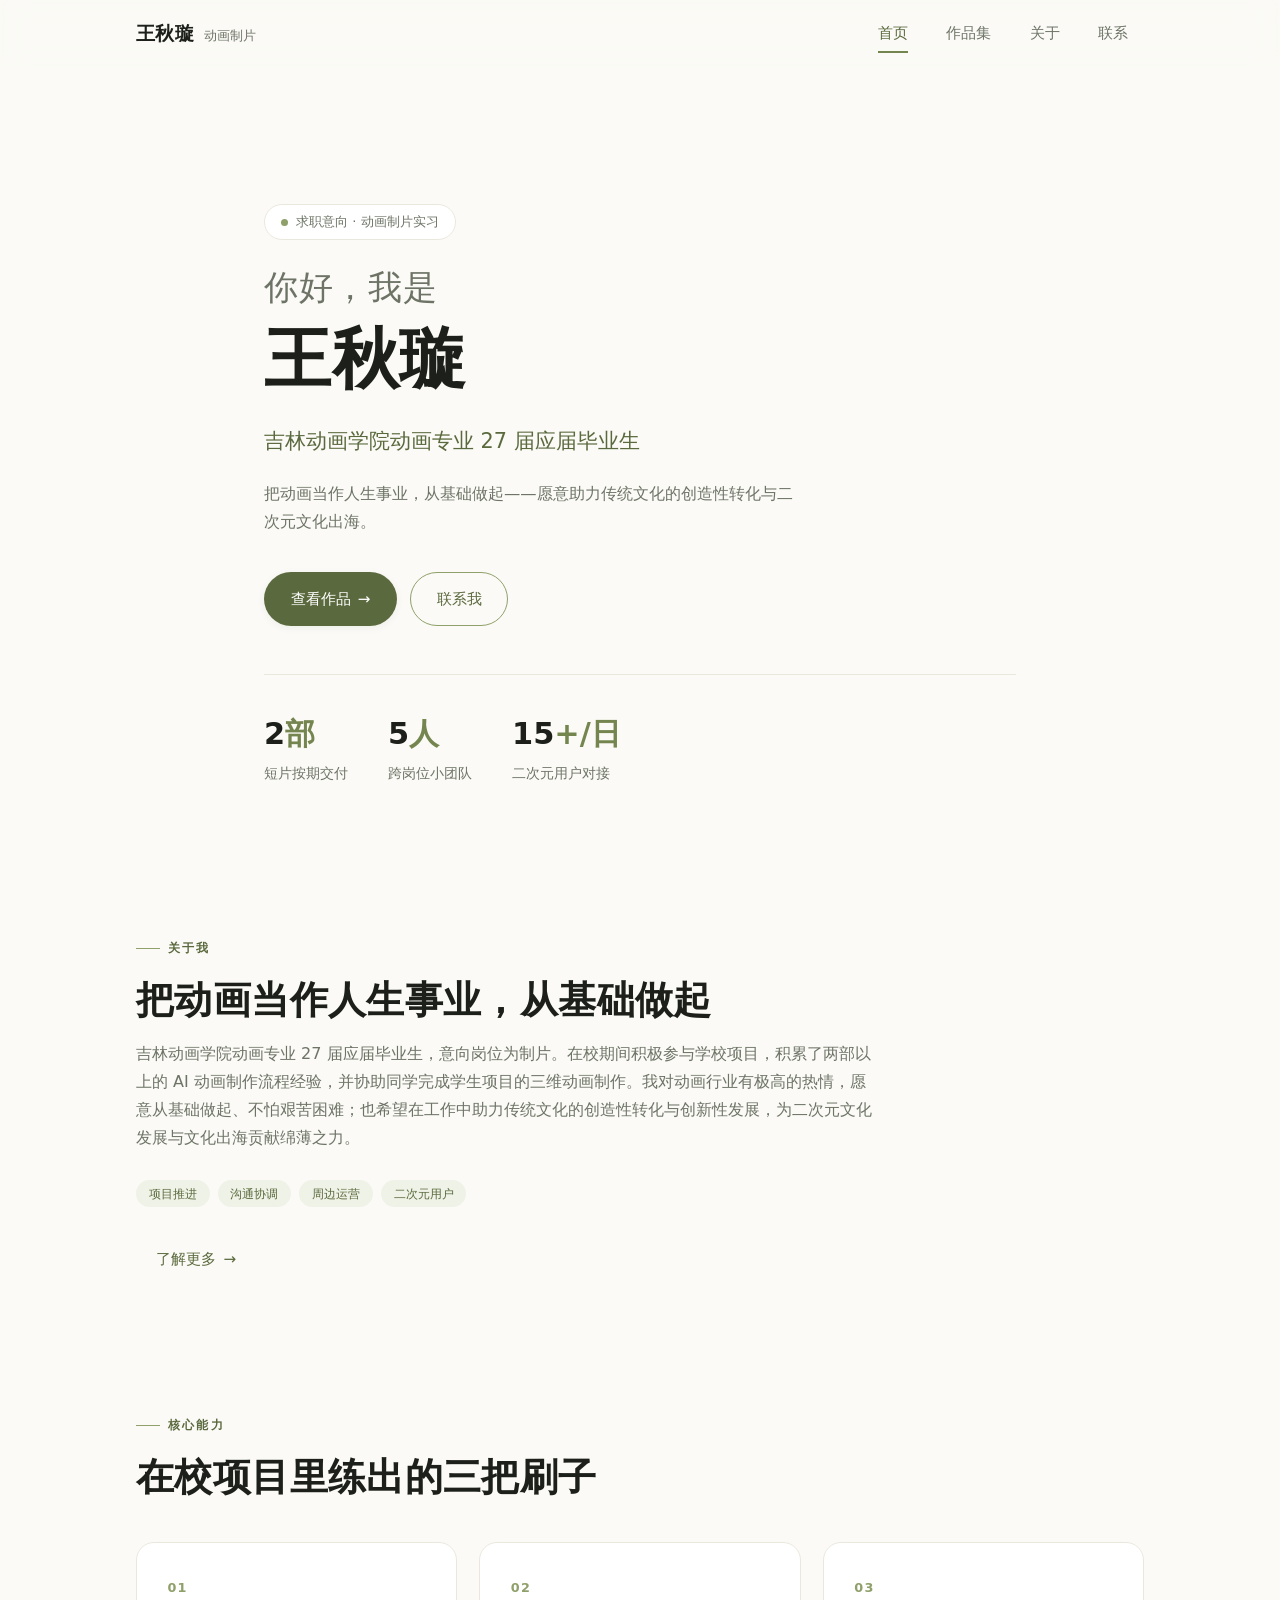
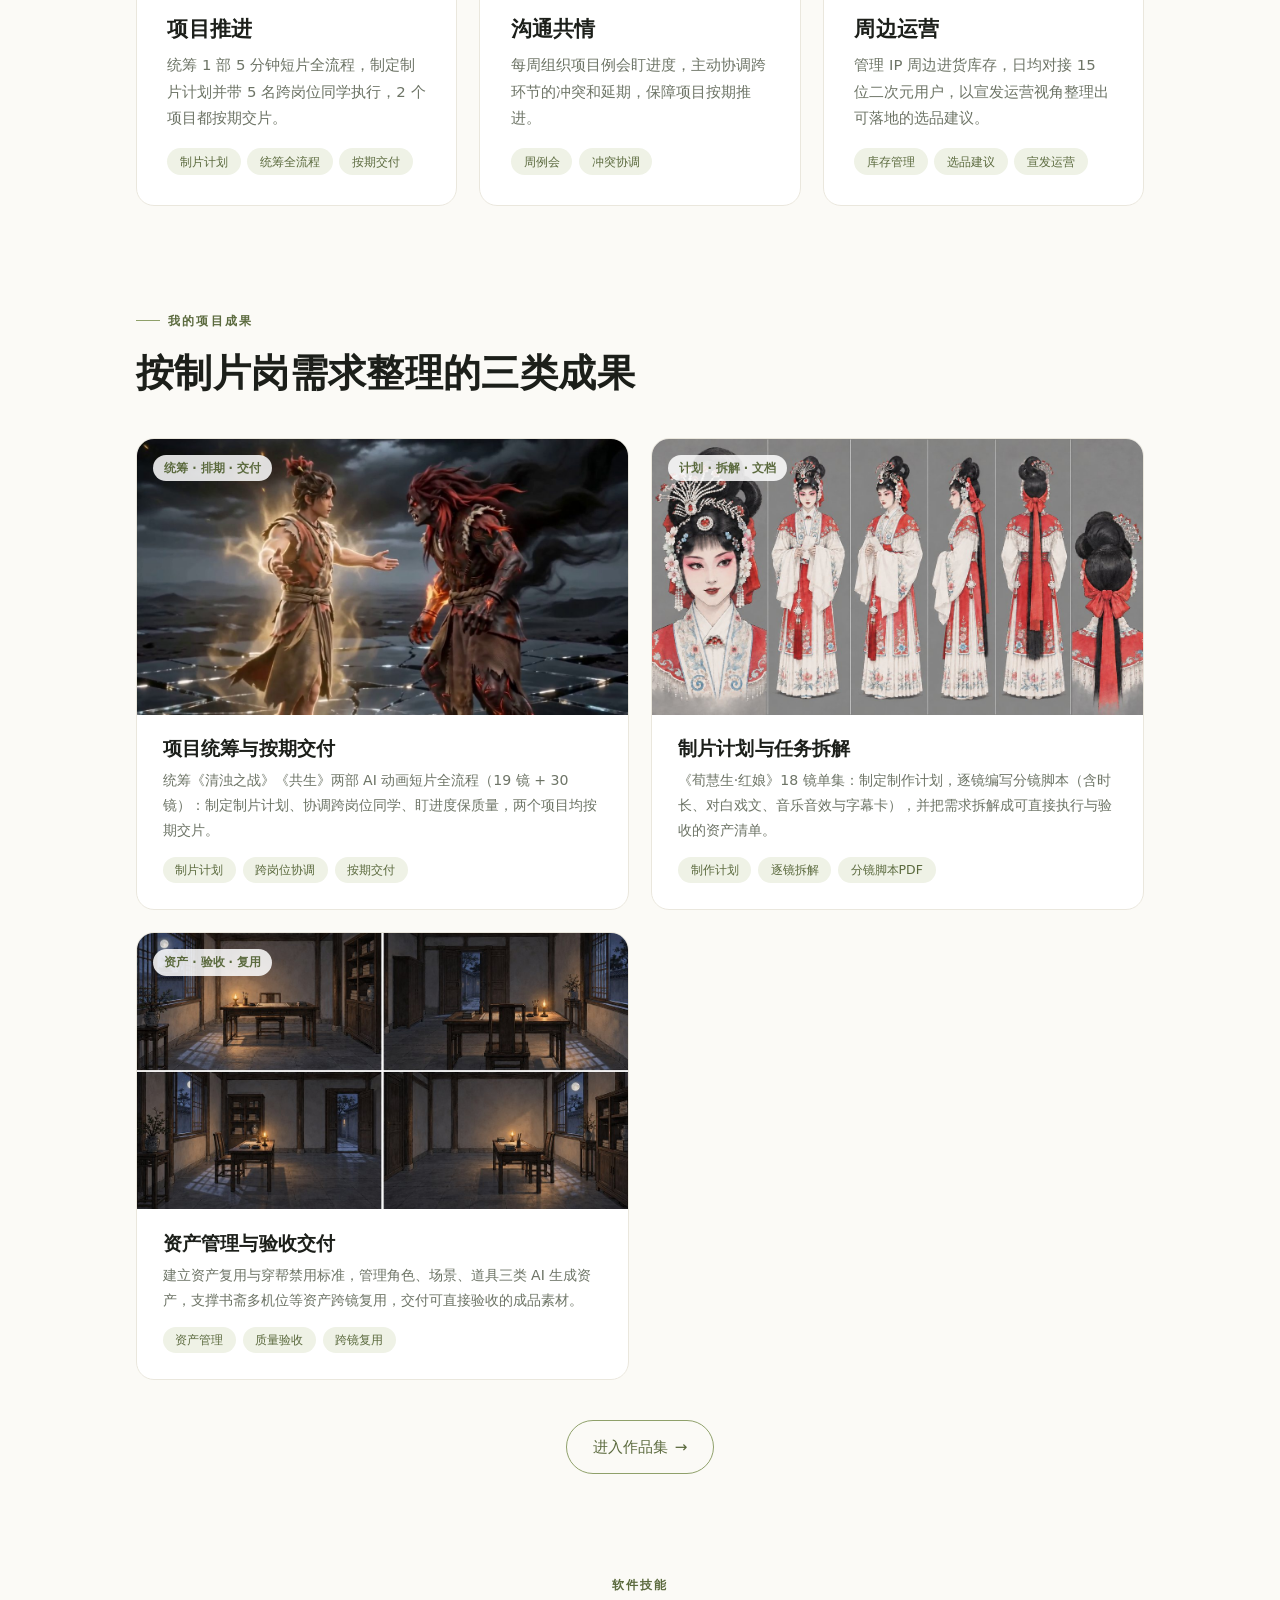
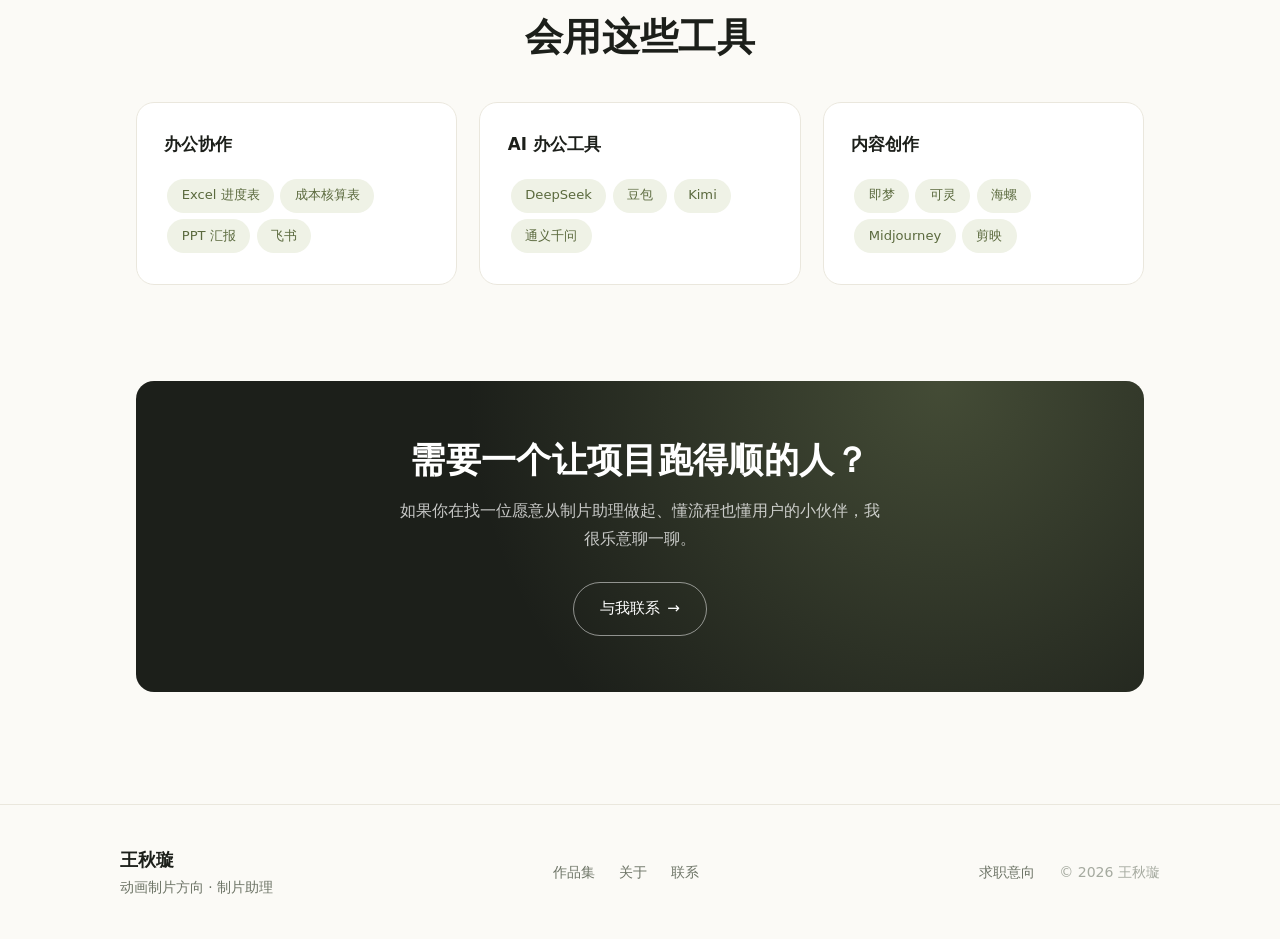
<file: index.html>
<!doctype html>
<html lang="zh-CN">
<head>
  <meta charset="UTF-8" />
  <meta name="viewport" content="width=device-width, initial-scale=1.0" />
  <meta name="description" content="王秋璇 · 动画制片方向 · 个人作品集" />
  <title>王秋璇 · 动画制片</title>
  <link rel="icon" href="favicon.svg" type="image/svg+xml" />
  <link rel="stylesheet" href="css/style.css" />
</head>
<body>

  <div class="progress-bar"></div>

  <header class="site-header">
    <div class="container header-inner">
      <a class="brand" href="index.html" aria-label="回到首页">
        <span class="brand-name">王秋璇</span>
        <span class="brand-role">动画制片</span>
      </a>
      <nav class="site-nav" aria-label="主导航">
        <a href="index.html" class="active">首页</a>
        <a href="works.html">作品集</a>
        <a href="about.html">关于</a>
        <a href="contact.html">联系</a>
      </nav>
      <button class="menu-btn" aria-label="打开菜单" aria-expanded="false" type="button">
        <span class="bar"></span><span class="bar"></span><span class="bar"></span>
      </button>
    </div>
    <nav class="mobile-nav" aria-label="移动导航">
      <a href="index.html">首页</a>
      <a href="works.html">作品集</a>
      <a href="about.html">关于</a>
      <a href="contact.html">联系</a>
    </nav>
  </header>

  <!-- Hero：首屏入场动画（页面加载即触发） -->
  <section class="hero">
    <div class="container hero-inner">
      <span class="role-badge rise d1"><span class="dot"></span>求职意向 · 动画制片实习</span>
      <h1 class="rise d2">
        <span class="hi">你好，我是</span>
        王秋璇
      </h1>
      <p class="role-line rise d3">吉林动画学院动画专业 27 届应届毕业生</p>
      <p class="tagline rise d4">把动画当作人生事业，从基础做起——愿意助力传统文化的创造性转化与二次元文化出海。</p>
      <div class="actions rise d5">
        <a class="btn btn-primary" href="works.html">查看作品 <span class="ar">→</span></a>
        <a class="btn btn-outline" href="contact.html">联系我</a>
      </div>
      <div class="stats rise d5">
        <div class="stat"><div class="n">2<span>部</span></div><div class="l">短片按期交付</div></div>
        <div class="stat"><div class="n">5<span>人</span></div><div class="l">跨岗位小团队</div></div>
        <div class="stat"><div class="n">15<span>+/日</span></div><div class="l">二次元用户对接</div></div>
      </div>
    </div>
  </section>

  <!-- 定位 / 个人介绍 -->
  <section class="section">
    <div class="container">
      <div class="section-head reveal">
        <span class="eyebrow">关于我</span>
        <h2>把动画当作人生事业，从基础做起</h2>
        <p>吉林动画学院动画专业 27 届应届毕业生，意向岗位为制片。在校期间积极参与学校项目，积累了两部以上的 AI 动画制作流程经验，并协助同学完成学生项目的三维动画制作。我对动画行业有极高的热情，愿意从基础做起、不怕艰苦困难；也希望在工作中助力传统文化的创造性转化与创新性发展，为二次元文化发展与文化出海贡献绵薄之力。</p>
      </div>
      <div style="margin-top:1.8rem; display:flex; flex-wrap:wrap; gap:0.5rem" class="reveal" data-delay="1">
        <span class="chip">项目推进</span>
        <span class="chip">沟通协调</span>
        <span class="chip">周边运营</span>
        <span class="chip">二次元用户</span>
      </div>
      <div style="margin-top:1.6rem" class="reveal" data-delay="2">
        <a class="btn btn-ghost" href="about.html">了解更多 <span class="ar">→</span></a>
      </div>
    </div>
  </section>

  <!-- 三项核心能力 -->
  <section class="section section-tight">
    <div class="container">
      <div class="section-head reveal">
        <span class="eyebrow">核心能力</span>
        <h2>在校项目里练出的三把刷子</h2>
      </div>
      <div class="grid-3" style="margin-top:2.5rem">
        <div class="focus-card reveal">
          <span class="num">01</span>
          <h3>项目推进</h3>
          <p>统筹 1 部 5 分钟短片全流程，制定制片计划并带 5 名跨岗位同学执行，2 个项目都按期交片。</p>
          <div class="stat"><span class="chip">制片计划</span><span class="chip">统筹全流程</span><span class="chip">按期交付</span></div>
        </div>
        <div class="focus-card reveal" data-delay="1">
          <span class="num">02</span>
          <h3>沟通共情</h3>
          <p>每周组织项目例会盯进度，主动协调跨环节的冲突和延期，保障项目按期推进。</p>
          <div class="stat"><span class="chip">周例会</span><span class="chip">冲突协调</span></div>
        </div>
        <div class="focus-card reveal" data-delay="2">
          <span class="num">03</span>
          <h3>周边运营</h3>
          <p>管理 IP 周边进货库存，日均对接 15 位二次元用户，以宣发运营视角整理出可落地的选品建议。</p>
          <div class="stat"><span class="chip">库存管理</span><span class="chip">选品建议</span><span class="chip">宣发运营</span></div>
        </div>
      </div>
    </div>
  </section>

  <!-- 我的项目成果 -->
  <section class="section section-tight">
    <div class="container">
      <div class="section-head reveal">
        <span class="eyebrow">我的项目成果</span>
        <h2>按制片岗需求整理的三类成果</h2>
      </div>
      <div class="grid-2" style="margin-top:2.5rem">
        <a class="card reveal" href="works.html">
          <div class="card-cover">
            <img src="assets/works/covers/qingzhuo_cover.jpg" alt="项目统筹：两部短片封面" />
            <span class="cat">统筹 · 排期 · 交付</span>
          </div>
          <div class="card-body">
            <h3>项目统筹与按期交付</h3>
            <p>统筹《清浊之战》《共生》两部 AI 动画短片全流程（19 镜 + 30 镜）：制定制片计划、协调跨岗位同学、盯进度保质量，两个项目均按期交片。</p>
            <div class="card-tags"><span class="chip">制片计划</span><span class="chip">跨岗位协调</span><span class="chip">按期交付</span></div>
          </div>
        </a>
        <a class="card reveal" data-delay="1" href="works.html">
          <div class="card-cover">
            <img src="assets/works/xhs/hongniang_char.png" alt="制片计划与任务拆解" />
            <span class="cat">计划 · 拆解 · 文档</span>
          </div>
          <div class="card-body">
            <h3>制片计划与任务拆解</h3>
            <p>《荀慧生·红娘》18 镜单集：制定制作计划，逐镜编写分镜脚本（含时长、对白戏文、音乐音效与字幕卡），并把需求拆解成可直接执行与验收的资产清单。</p>
            <div class="card-tags"><span class="chip">制作计划</span><span class="chip">逐镜拆解</span><span class="chip">分镜脚本PDF</span></div>
          </div>
        </a>
        <a class="card reveal" data-delay="2" href="works.html">
          <div class="card-cover">
            <img src="assets/works/xhs/study_empty.png" alt="资产管理与验收交付" />
            <span class="cat">资产 · 验收 · 复用</span>
          </div>
          <div class="card-body">
            <h3>资产管理与验收交付</h3>
            <p>建立资产复用与穿帮禁用标准，管理角色、场景、道具三类 AI 生成资产，支撑书斋多机位等资产跨镜复用，交付可直接验收的成品素材。</p>
            <div class="card-tags"><span class="chip">资产管理</span><span class="chip">质量验收</span><span class="chip">跨镜复用</span></div>
          </div>
        </a>
      </div>
      <div style="margin-top:2.5rem; text-align:center" class="reveal">
        <a class="btn btn-outline" href="works.html">进入作品集 <span class="ar">→</span></a>
      </div>
    </div>
  </section>

  <!-- 软件技能 -->
  <section class="section section-tight">
    <div class="container">
      <div class="section-head center reveal">
        <span class="eyebrow">软件技能</span>
        <h2>会用这些工具</h2>
      </div>
      <div class="grid-3" style="margin-top:2.5rem">
        <div class="tools-group reveal">
          <h4>办公协作</h4>
          <div>
            <span class="tag">Excel 进度表</span><span class="tag">成本核算表</span><span class="tag">PPT 汇报</span><span class="tag">飞书</span>
          </div>
        </div>
        <div class="tools-group reveal" data-delay="1">
          <h4>AI 办公工具</h4>
          <div>
            <span class="tag">DeepSeek</span><span class="tag">豆包</span><span class="tag">Kimi</span><span class="tag">通义千问</span>
          </div>
        </div>
        <div class="tools-group reveal" data-delay="2">
          <h4>内容创作</h4>
          <div>
            <span class="tag">即梦</span><span class="tag">可灵</span><span class="tag">海螺</span><span class="tag">Midjourney</span><span class="tag">剪映</span>
          </div>
        </div>
      </div>
    </div>
  </section>

  <!-- 底部 CTA -->
  <section class="section section-tight" style="padding-bottom:2rem">
    <div class="container">
      <div class="cta reveal">
        <h2>需要一个让项目跑得顺的人？</h2>
        <p>如果你在找一位愿意从制片助理做起、懂流程也懂用户的小伙伴，我很乐意聊一聊。</p>
        <div class="actions">
          <a class="btn btn-light" href="contact.html">与我联系 <span class="ar">→</span></a>
        </div>
      </div>
    </div>
  </section>

  <footer class="site-footer">
    <div class="container footer-inner">
      <div class="footer-brand">
        <h4>王秋璇</h4>
        <p>动画制片方向 · 制片助理</p>
      </div>
      <nav class="footer-nav" aria-label="页脚导航">
        <a href="works.html">作品集</a>
        <a href="about.html">关于</a>
        <a href="contact.html">联系</a>
      </nav>
      <div class="footer-links">
        <a href="contact.html">求职意向</a>
        <span class="year">© <span id="year"></span> 王秋璇</span>
      </div>
    </div>
  </footer>

  <script src="js/main.js"></script>
  <script>document.getElementById("year").textContent = new Date().getFullYear();</script>
</body>
</html>
</file>
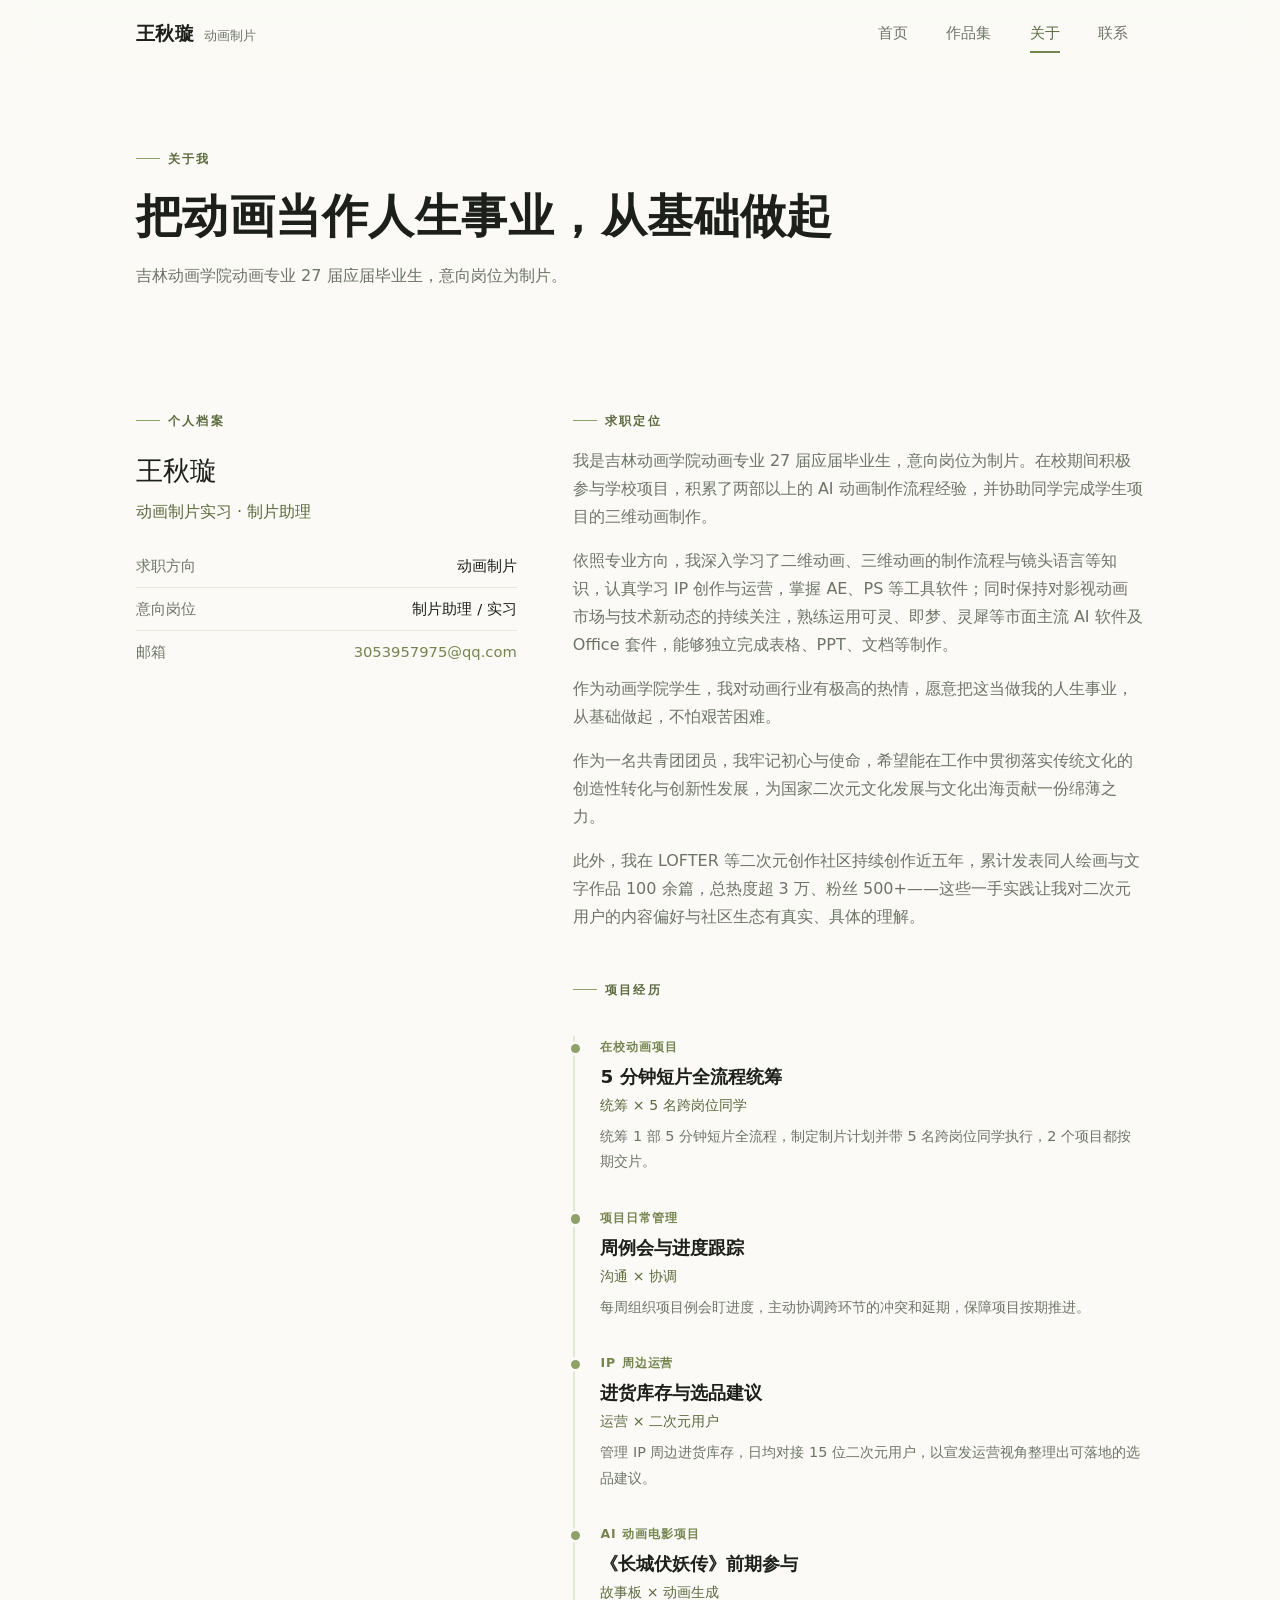
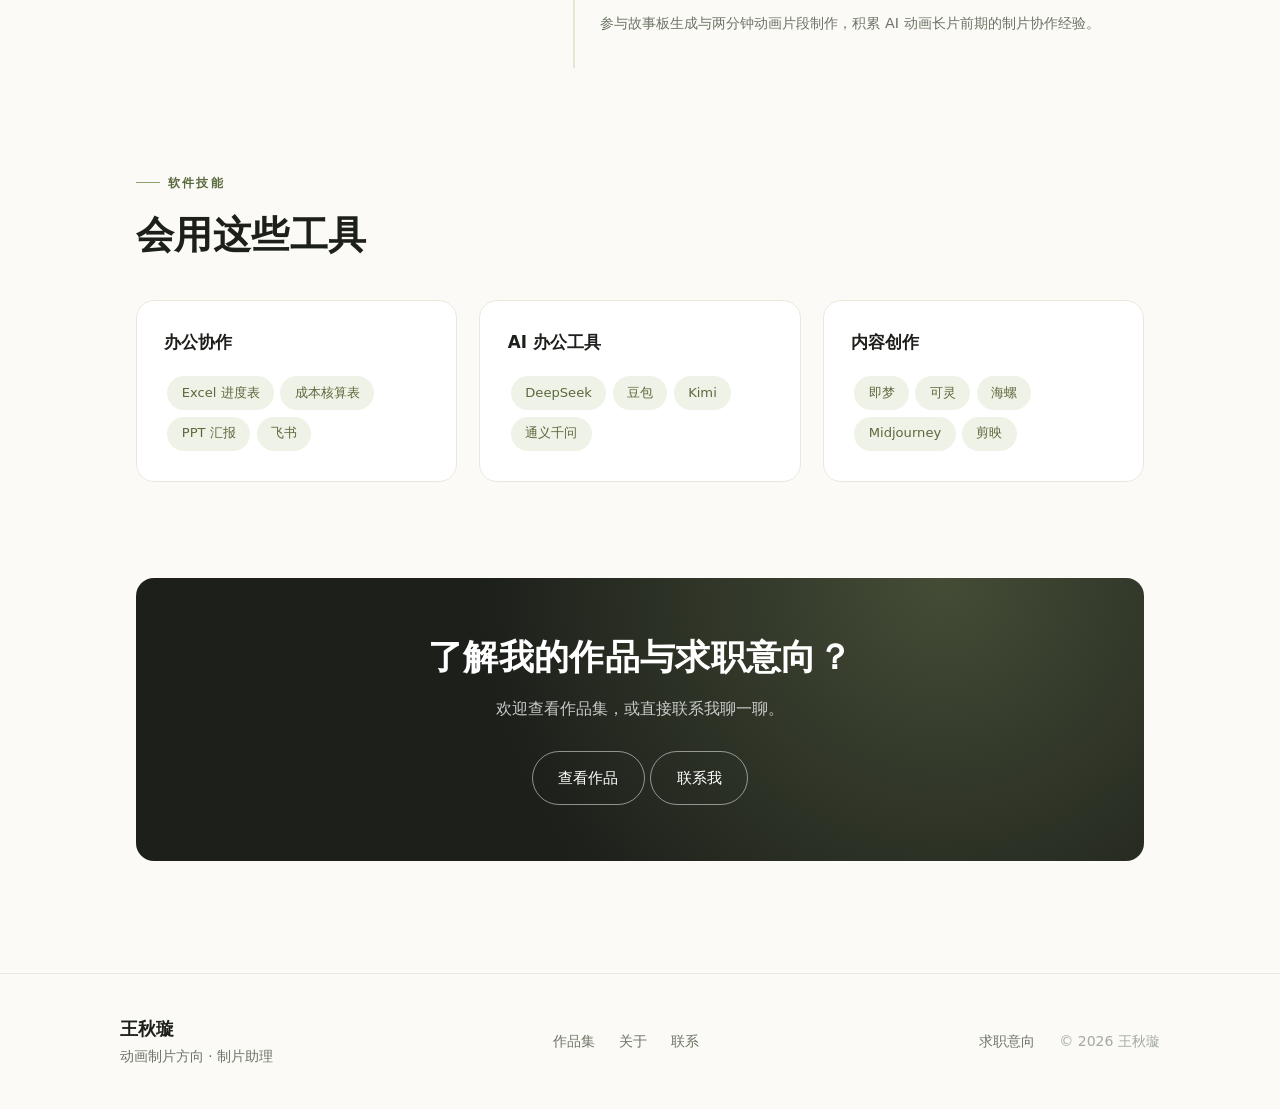
<file: about.html>
<!doctype html>
<html lang="zh-CN">
<head>
  <meta charset="UTF-8" />
  <meta name="viewport" content="width=device-width, initial-scale=1.0" />
  <meta name="description" content="关于王秋璇" />
  <title>关于 · 王秋璇</title>
  <link rel="icon" href="favicon.svg" type="image/svg+xml" />
  <link rel="stylesheet" href="css/style.css" />
</head>
<body>

  <div class="progress-bar"></div>

  <header class="site-header">
    <div class="container header-inner">
      <a class="brand" href="index.html" aria-label="回到首页">
        <span class="brand-name">王秋璇</span>
        <span class="brand-role">动画制片</span>
      </a>
      <nav class="site-nav" aria-label="主导航">
        <a href="index.html">首页</a>
        <a href="works.html">作品集</a>
        <a href="about.html" class="active">关于</a>
        <a href="contact.html">联系</a>
      </nav>
      <button class="menu-btn" aria-label="打开菜单" aria-expanded="false" type="button">
        <span class="bar"></span><span class="bar"></span><span class="bar"></span>
      </button>
    </div>
    <nav class="mobile-nav" aria-label="移动导航">
      <a href="index.html">首页</a>
      <a href="works.html">作品集</a>
      <a href="about.html">关于</a>
      <a href="contact.html">联系</a>
    </nav>
  </header>

  <section class="page-hero">
    <div class="container">
      <span class="eyebrow rise d1">关于我</span>
      <h1 class="rise d2">把动画当作人生事业，从基础做起</h1>
      <p class="desc rise d3">吉林动画学院动画专业 27 届应届毕业生，意向岗位为制片。</p>
    </div>
  </section>

  <section class="section section-tight">
    <div class="container two-col">
      <!-- 个人档案 -->
      <div class="reveal">
        <span class="eyebrow">个人档案</span>
        <div class="profile-name">王秋璇</div>
        <div class="profile-sub">动画制片实习 · 制片助理</div>
        <dl class="profile-list">
          <div class="row"><dt>求职方向</dt><dd>动画制片</dd></div>
          <div class="row"><dt>意向岗位</dt><dd>制片助理 / 实习</dd></div>
          <div class="row"><dt>邮箱</dt><dd><a class="mail-link" href="mailto:3053957975@qq.com">3053957975@qq.com</a></dd></div>
        </dl>
      </div>

      <!-- 求职定位 + 经历 -->
      <div>
        <div class="reveal">
          <span class="eyebrow">求职定位</span>
          <p style="color:var(--ink-soft); max-width:42rem">
            我是吉林动画学院动画专业 27 届应届毕业生，意向岗位为制片。在校期间积极参与学校项目，积累了两部以上的 AI 动画制作流程经验，并协助同学完成学生项目的三维动画制作。
          </p>
          <p style="color:var(--ink-soft); margin-top:1rem">
            依照专业方向，我深入学习了二维动画、三维动画的制作流程与镜头语言等知识，认真学习 IP 创作与运营，掌握 AE、PS 等工具软件；同时保持对影视动画市场与技术新动态的持续关注，熟练运用可灵、即梦、灵犀等市面主流 AI 软件及 Office 套件，能够独立完成表格、PPT、文档等制作。
          </p>
          <p style="color:var(--ink-soft); margin-top:1rem">
            作为动画学院学生，我对动画行业有极高的热情，愿意把这当做我的人生事业，从基础做起，不怕艰苦困难。
          </p>
          <p style="color:var(--ink-soft); margin-top:1rem">
            作为一名共青团团员，我牢记初心与使命，希望能在工作中贯彻落实传统文化的创造性转化与创新性发展，为国家二次元文化发展与文化出海贡献一份绵薄之力。
          </p>
          <p style="color:var(--ink-soft); margin-top:1rem">
            此外，我在 LOFTER 等二次元创作社区持续创作近五年，累计发表同人绘画与文字作品 100 余篇，总热度超 3 万、粉丝 500+——这些一手实践让我对二次元用户的内容偏好与社区生态有真实、具体的理解。
          </p>
        </div>

        <div class="reveal" data-delay="1" style="margin-top:2.5rem">
          <span class="eyebrow">项目经历</span>
          <div class="timeline">
            <div class="timeline-item">
              <p class="period">在校动画项目</p>
              <h4>5 分钟短片全流程统筹</h4>
              <p class="org">统筹 × 5 名跨岗位同学</p>
              <p class="desc">统筹 1 部 5 分钟短片全流程，制定制片计划并带 5 名跨岗位同学执行，2 个项目都按期交片。</p>
            </div>
            <div class="timeline-item">
              <p class="period">项目日常管理</p>
              <h4>周例会与进度跟踪</h4>
              <p class="org">沟通 × 协调</p>
              <p class="desc">每周组织项目例会盯进度，主动协调跨环节的冲突和延期，保障项目按期推进。</p>
            </div>
            <div class="timeline-item">
              <p class="period">IP 周边运营</p>
              <h4>进货库存与选品建议</h4>
              <p class="org">运营 × 二次元用户</p>
              <p class="desc">管理 IP 周边进货库存，日均对接 15 位二次元用户，以宣发运营视角整理出可落地的选品建议。</p>
            </div>
            <div class="timeline-item">
              <p class="period">AI 动画电影项目</p>
              <h4>《长城伏妖传》前期参与</h4>
              <p class="org">故事板 × 动画生成</p>
              <p class="desc">参与故事板生成与两分钟动画片段制作，积累 AI 动画长片前期的制片协作经验。</p>
            </div>
          </div>
        </div>
      </div>
    </div>
  </section>

  <!-- 软件技能 -->
  <section class="section section-tight">
    <div class="container">
      <div class="section-head reveal">
        <span class="eyebrow">软件技能</span>
        <h2>会用这些工具</h2>
      </div>
      <div class="grid-3" style="margin-top:2.5rem">
        <div class="tools-group reveal">
          <h4>办公协作</h4>
          <div>
            <span class="tag">Excel 进度表</span><span class="tag">成本核算表</span><span class="tag">PPT 汇报</span><span class="tag">飞书</span>
          </div>
        </div>
        <div class="tools-group reveal" data-delay="1">
          <h4>AI 办公工具</h4>
          <div>
            <span class="tag">DeepSeek</span><span class="tag">豆包</span><span class="tag">Kimi</span><span class="tag">通义千问</span>
          </div>
        </div>
        <div class="tools-group reveal" data-delay="2">
          <h4>内容创作</h4>
          <div>
            <span class="tag">即梦</span><span class="tag">可灵</span><span class="tag">海螺</span><span class="tag">Midjourney</span><span class="tag">剪映</span>
          </div>
        </div>
      </div>
    </div>
  </section>

  <section class="section section-tight" style="padding-bottom:2rem">
    <div class="container">
      <div class="cta reveal">
        <h2>了解我的作品与求职意向？</h2>
        <p>欢迎查看作品集，或直接联系我聊一聊。</p>
        <div class="actions">
          <a class="btn btn-light" href="works.html">查看作品</a>
          <a class="btn btn-light" href="contact.html">联系我</a>
        </div>
      </div>
    </div>
  </section>

  <footer class="site-footer">
    <div class="container footer-inner">
      <div class="footer-brand">
        <h4>王秋璇</h4>
        <p>动画制片方向 · 制片助理</p>
      </div>
      <nav class="footer-nav" aria-label="页脚导航">
        <a href="works.html">作品集</a>
        <a href="about.html">关于</a>
        <a href="contact.html">联系</a>
      </nav>
      <div class="footer-links">
        <a href="contact.html">求职意向</a>
        <span class="year">© <span id="year"></span> 王秋璇</span>
      </div>
    </div>
  </footer>

  <script src="js/main.js"></script>
  <script>document.getElementById("year").textContent = new Date().getFullYear();</script>
</body>
</html>
</file>
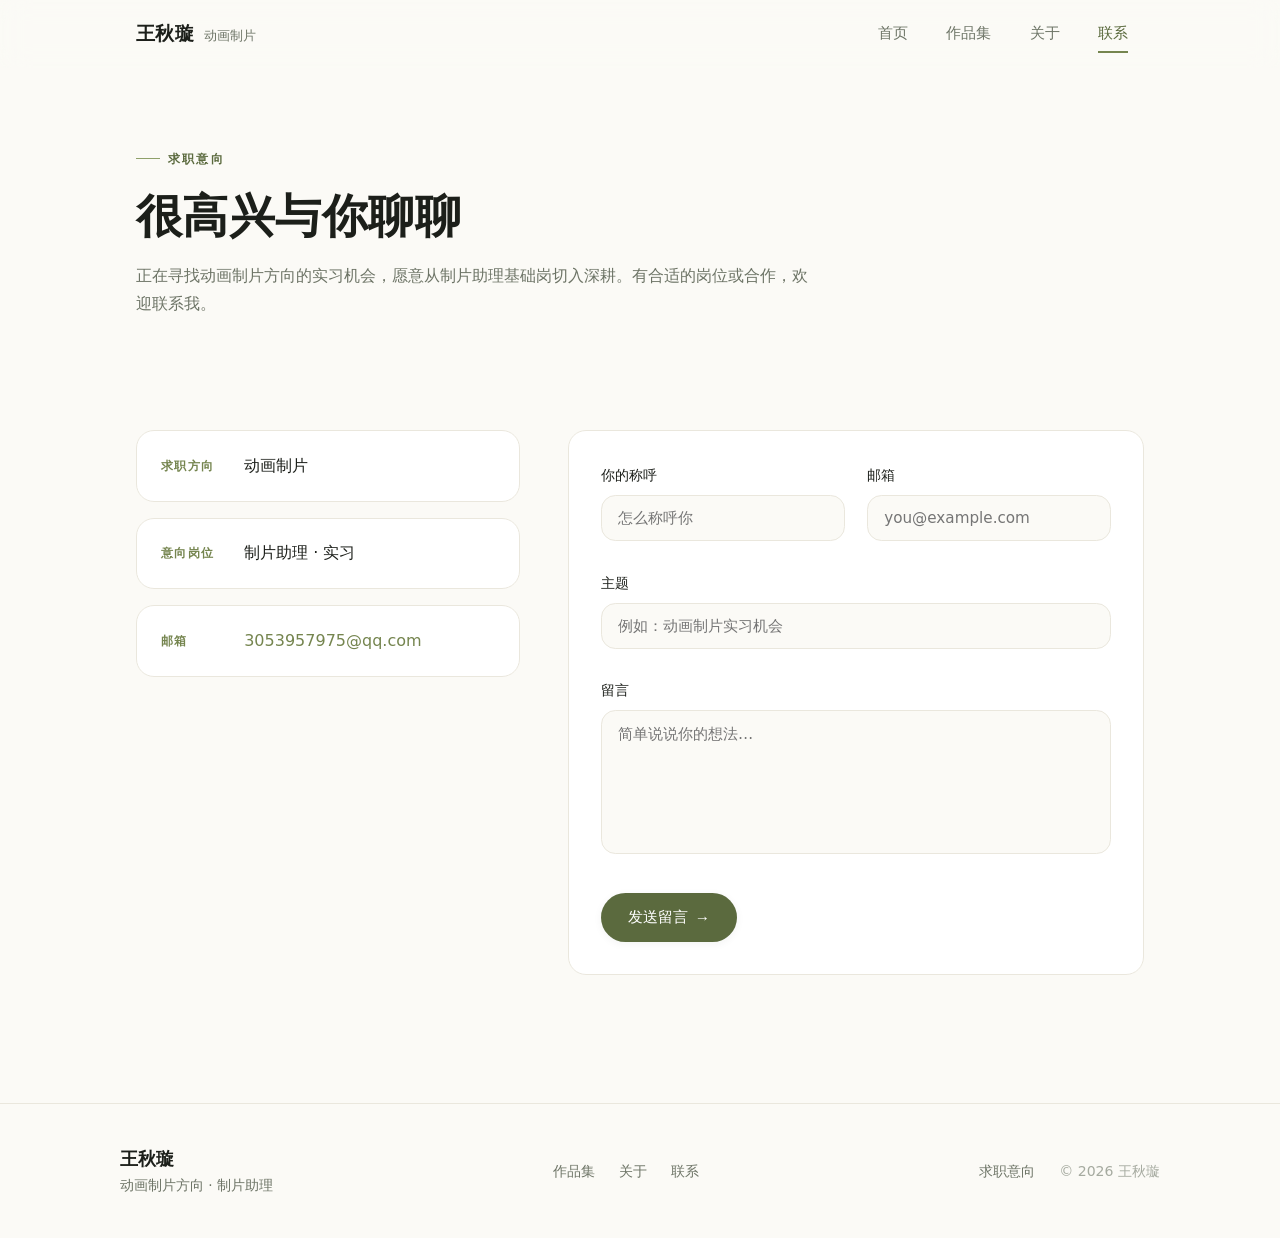
<file: contact.html>
<!doctype html>
<html lang="zh-CN">
<head>
  <meta charset="UTF-8" />
  <meta name="viewport" content="width=device-width, initial-scale=1.0" />
  <meta name="description" content="联系王秋璇 · 动画制片求职" />
  <title>联系 · 王秋璇</title>
  <link rel="icon" href="favicon.svg" type="image/svg+xml" />
  <link rel="stylesheet" href="css/style.css" />
</head>
<body>

  <div class="progress-bar"></div>

  <header class="site-header">
    <div class="container header-inner">
      <a class="brand" href="index.html" aria-label="回到首页">
        <span class="brand-name">王秋璇</span>
        <span class="brand-role">动画制片</span>
      </a>
      <nav class="site-nav" aria-label="主导航">
        <a href="index.html">首页</a>
        <a href="works.html">作品集</a>
        <a href="about.html">关于</a>
        <a href="contact.html" class="active">联系</a>
      </nav>
      <button class="menu-btn" aria-label="打开菜单" aria-expanded="false" type="button">
        <span class="bar"></span><span class="bar"></span><span class="bar"></span>
      </button>
    </div>
    <nav class="mobile-nav" aria-label="移动导航">
      <a href="index.html">首页</a>
      <a href="works.html">作品集</a>
      <a href="about.html">关于</a>
      <a href="contact.html">联系</a>
    </nav>
  </header>

  <section class="page-hero">
    <div class="container">
      <span class="eyebrow rise d1">求职意向</span>
      <h1 class="rise d2">很高兴与你聊聊</h1>
      <p class="desc rise d3">正在寻找动画制片方向的实习机会，愿意从制片助理基础岗切入深耕。有合适的岗位或合作，欢迎联系我。</p>
    </div>
  </section>

  <section class="section section-tight">
    <div class="container contact-grid">
      <!-- 联系信息 -->
      <div class="info-list">
        <div class="info-row reveal"><span class="k">求职方向</span><span class="v">动画制片</span></div>
        <div class="info-row reveal" data-delay="1"><span class="k">意向岗位</span><span class="v">制片助理 · 实习</span></div>
        <div class="info-row reveal" data-delay="2"><span class="k">邮箱</span><span class="v"><a class="mail-link" href="mailto:3053957975@qq.com">3053957975@qq.com</a></span></div>
      </div>

      <!-- 表单 -->
      <div class="reveal" data-delay="1">
        <div class="form-card" id="form-card">
          <form id="contact-form" novalidate>
            <div class="form-grid two">
              <div class="field">
                <label for="name">你的称呼</label>
                <input type="text" id="name" name="name" placeholder="怎么称呼你" />
                <span class="err"></span>
              </div>
              <div class="field">
                <label for="email">邮箱</label>
                <input type="email" id="email" name="email" placeholder="you@example.com" />
                <span class="err"></span>
              </div>
            </div>
            <div class="form-grid" style="margin-top:1.5rem">
              <div class="field">
                <label for="subject">主题</label>
                <input type="text" id="subject" name="subject" placeholder="例如：动画制片实习机会" />
                <span class="err"></span>
              </div>
            </div>
            <div class="form-grid" style="margin-top:1.5rem">
              <div class="field">
                <label for="message">留言</label>
                <textarea id="message" name="message" placeholder="简单说说你的想法…"></textarea>
                <span class="err"></span>
              </div>
            </div>
            <button class="btn btn-primary" type="submit" style="margin-top:1.5rem">发送留言 <span class="ar">→</span></button>
          </form>
        </div>

        <div class="form-card form-success hidden" id="form-success">
          <div class="icon">✓</div>
          <h3>已收到你的来信</h3>
          <p>感谢你的留言，我会尽快回复。</p>
          <button class="btn btn-outline" type="button" id="reset-form">再写一封</button>
        </div>
      </div>
    </div>
  </section>

  <footer class="site-footer">
    <div class="container footer-inner">
      <div class="footer-brand">
        <h4>王秋璇</h4>
        <p>动画制片方向 · 制片助理</p>
      </div>
      <nav class="footer-nav" aria-label="页脚导航">
        <a href="works.html">作品集</a>
        <a href="about.html">关于</a>
        <a href="contact.html">联系</a>
      </nav>
      <div class="footer-links">
        <a href="contact.html">求职意向</a>
        <span class="year">© <span id="year"></span> 王秋璇</span>
      </div>
    </div>
  </footer>

  <script src="js/main.js"></script>
  <script>document.getElementById("year").textContent = new Date().getFullYear();</script>
</body>
</html>
</file>
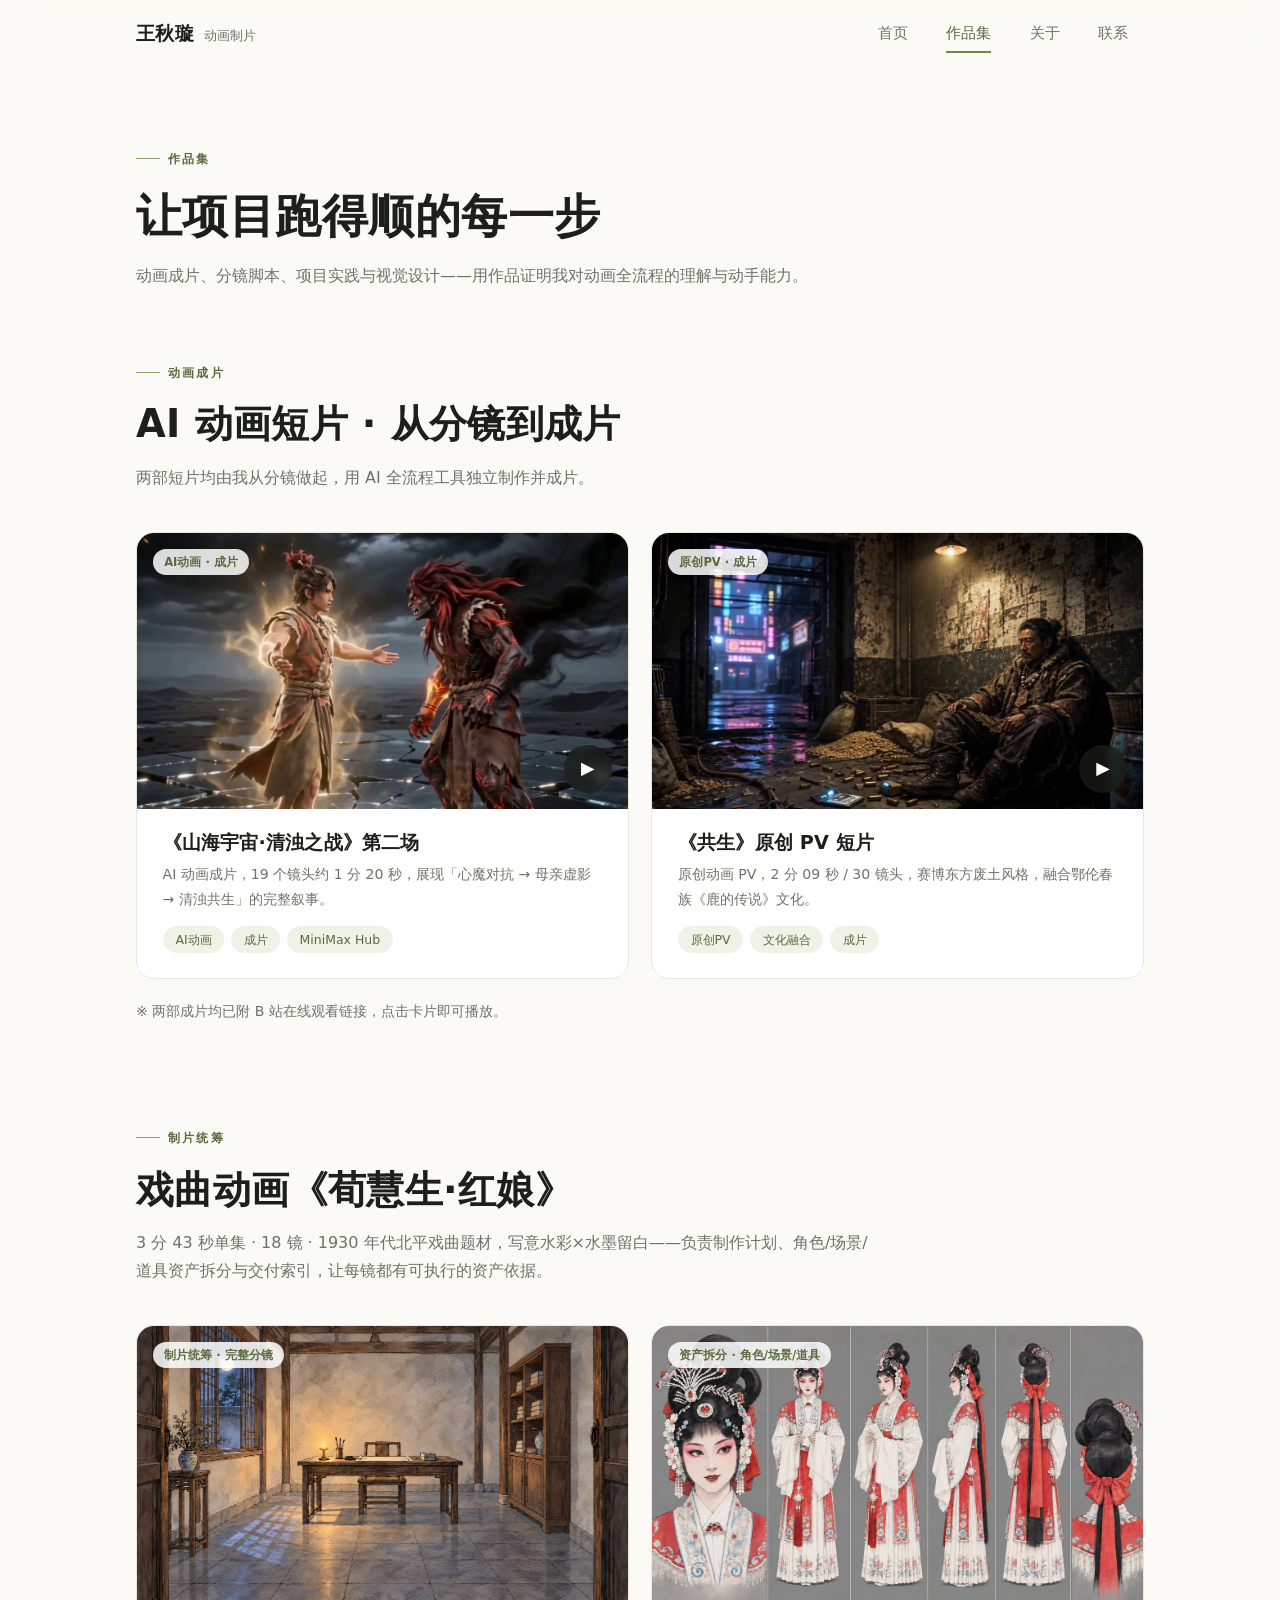
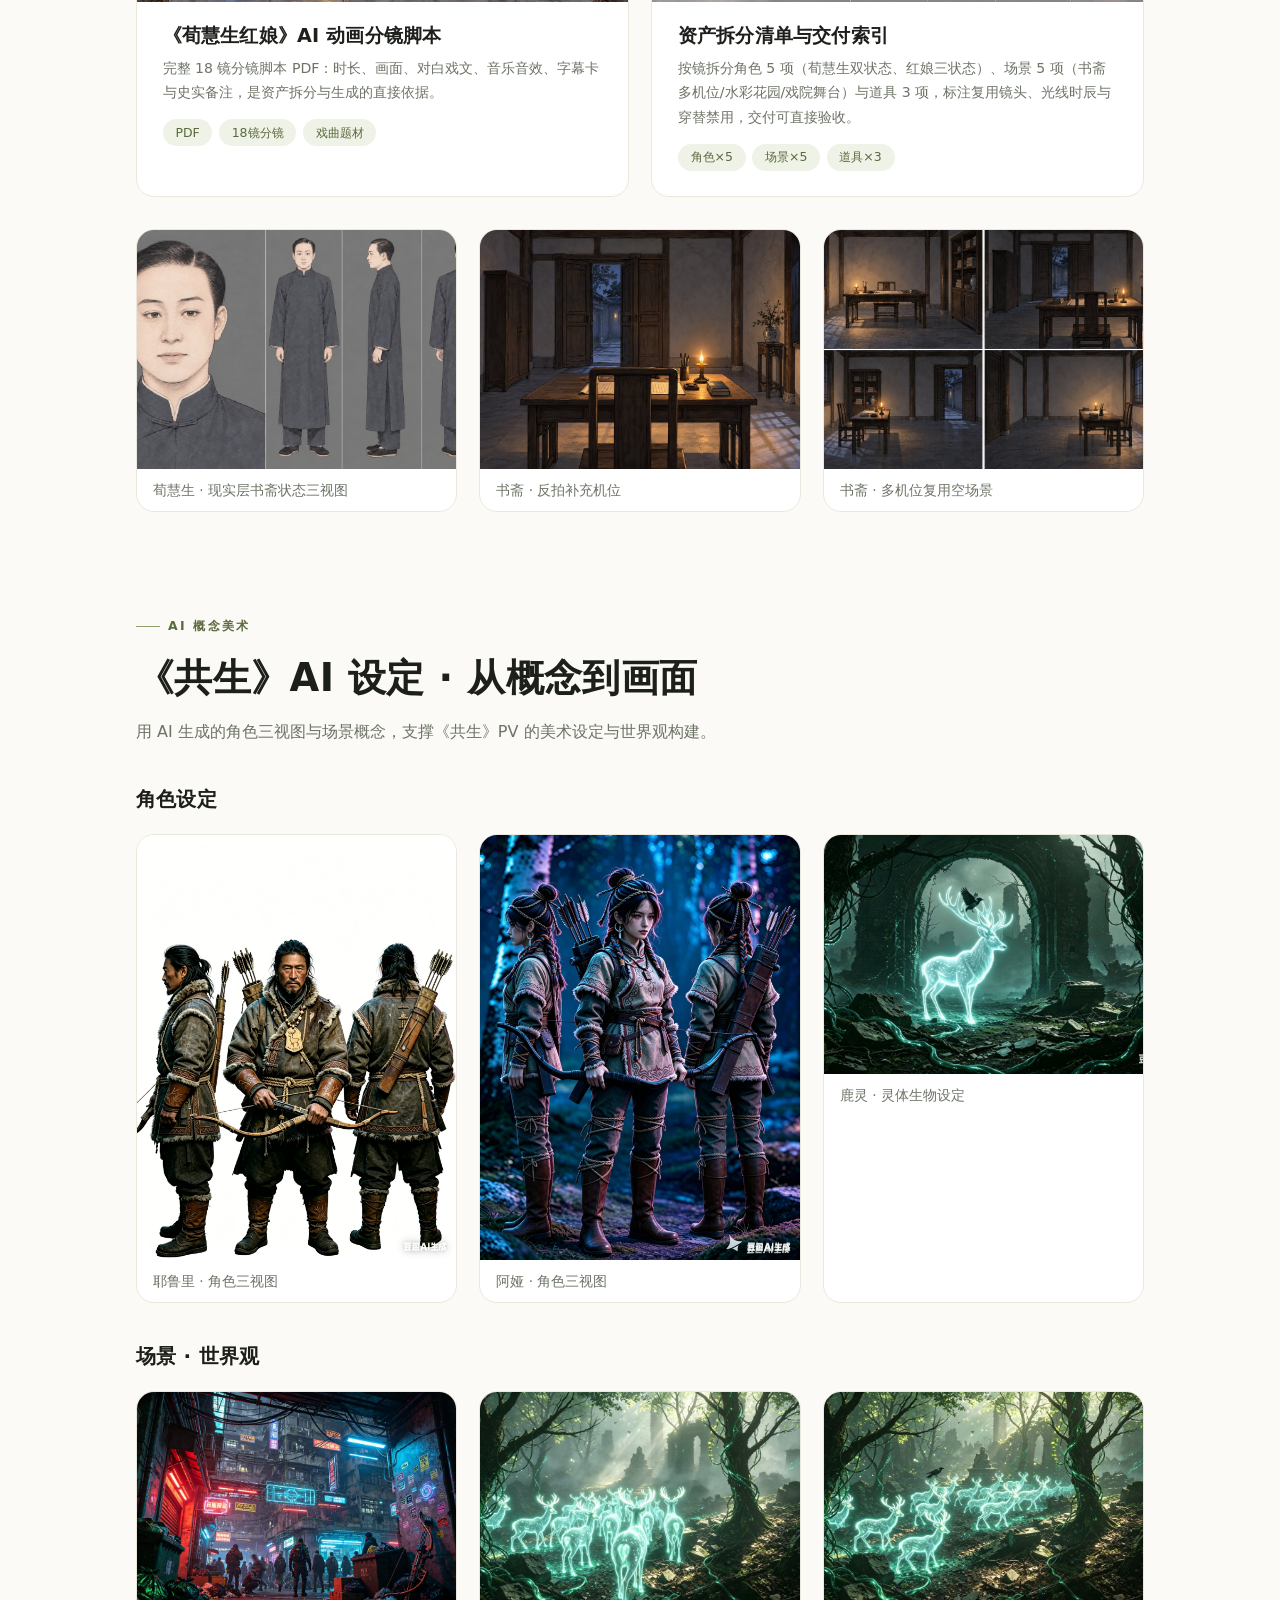
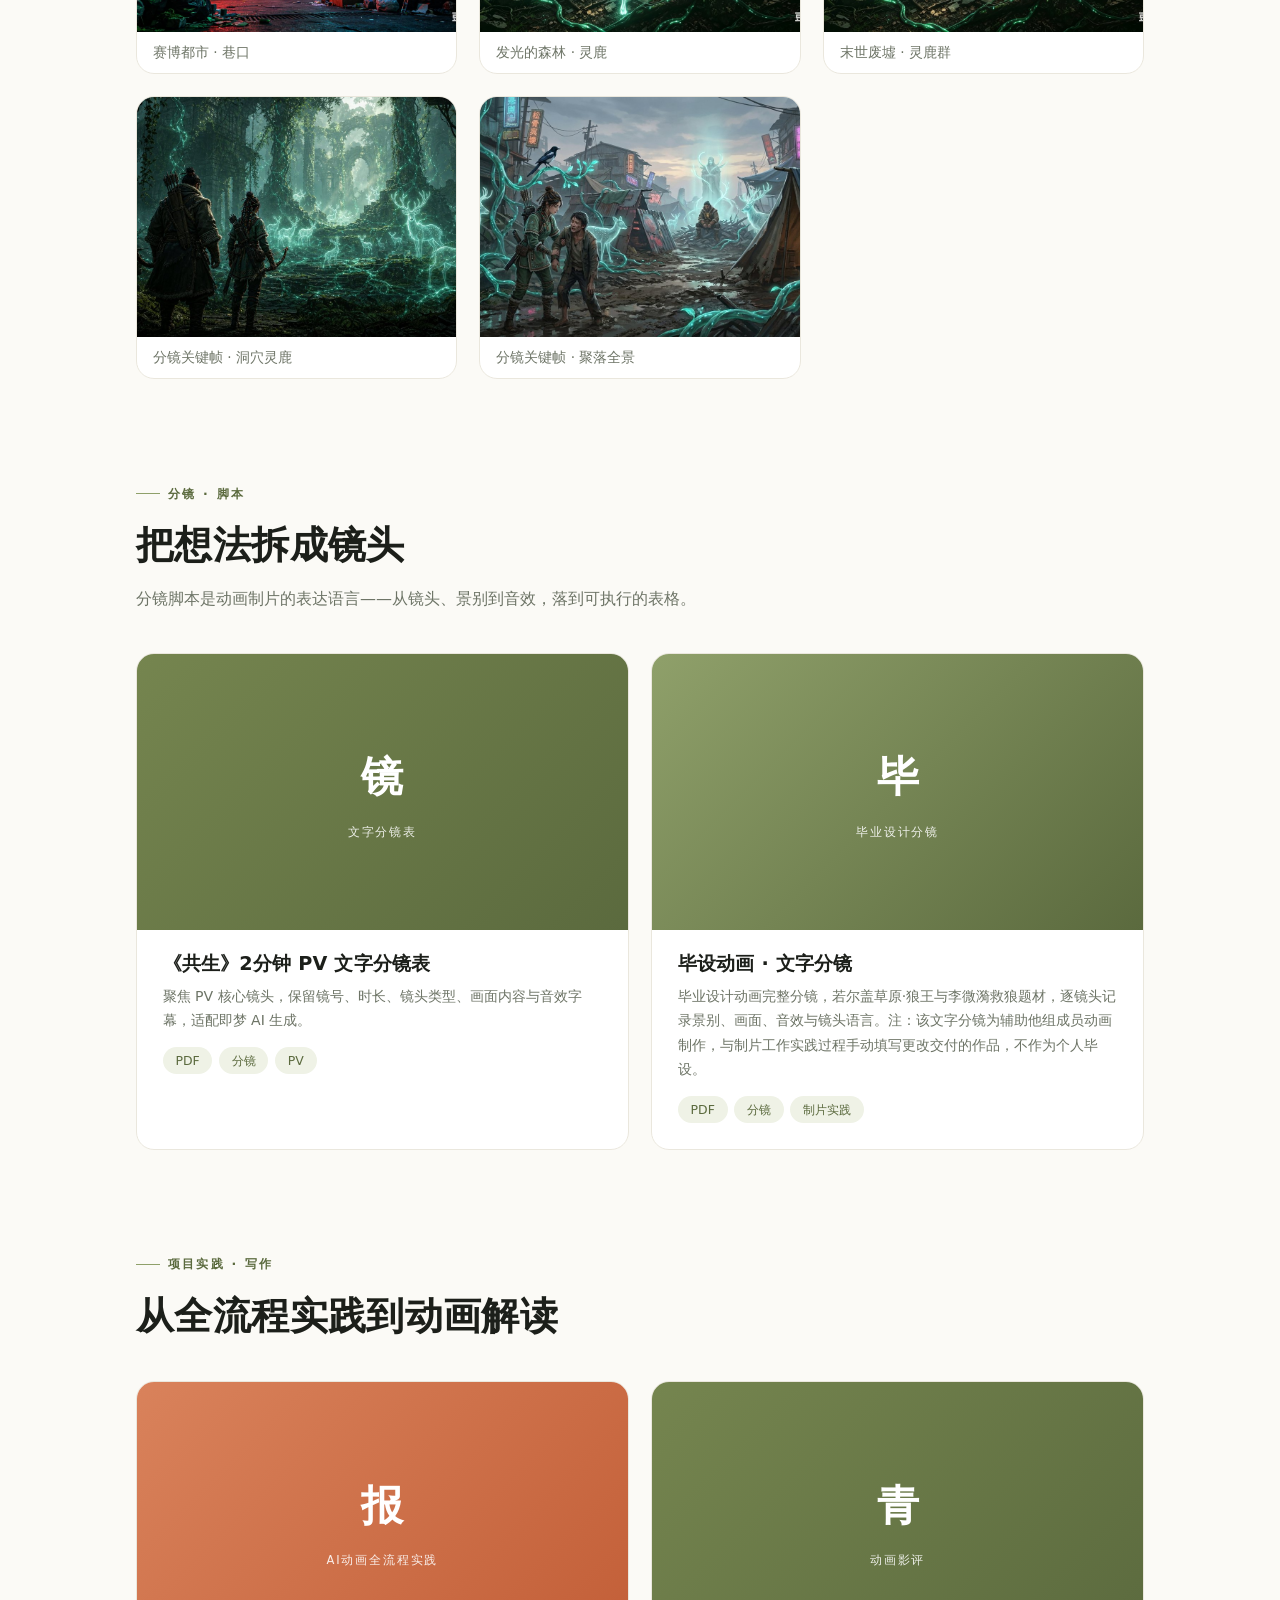
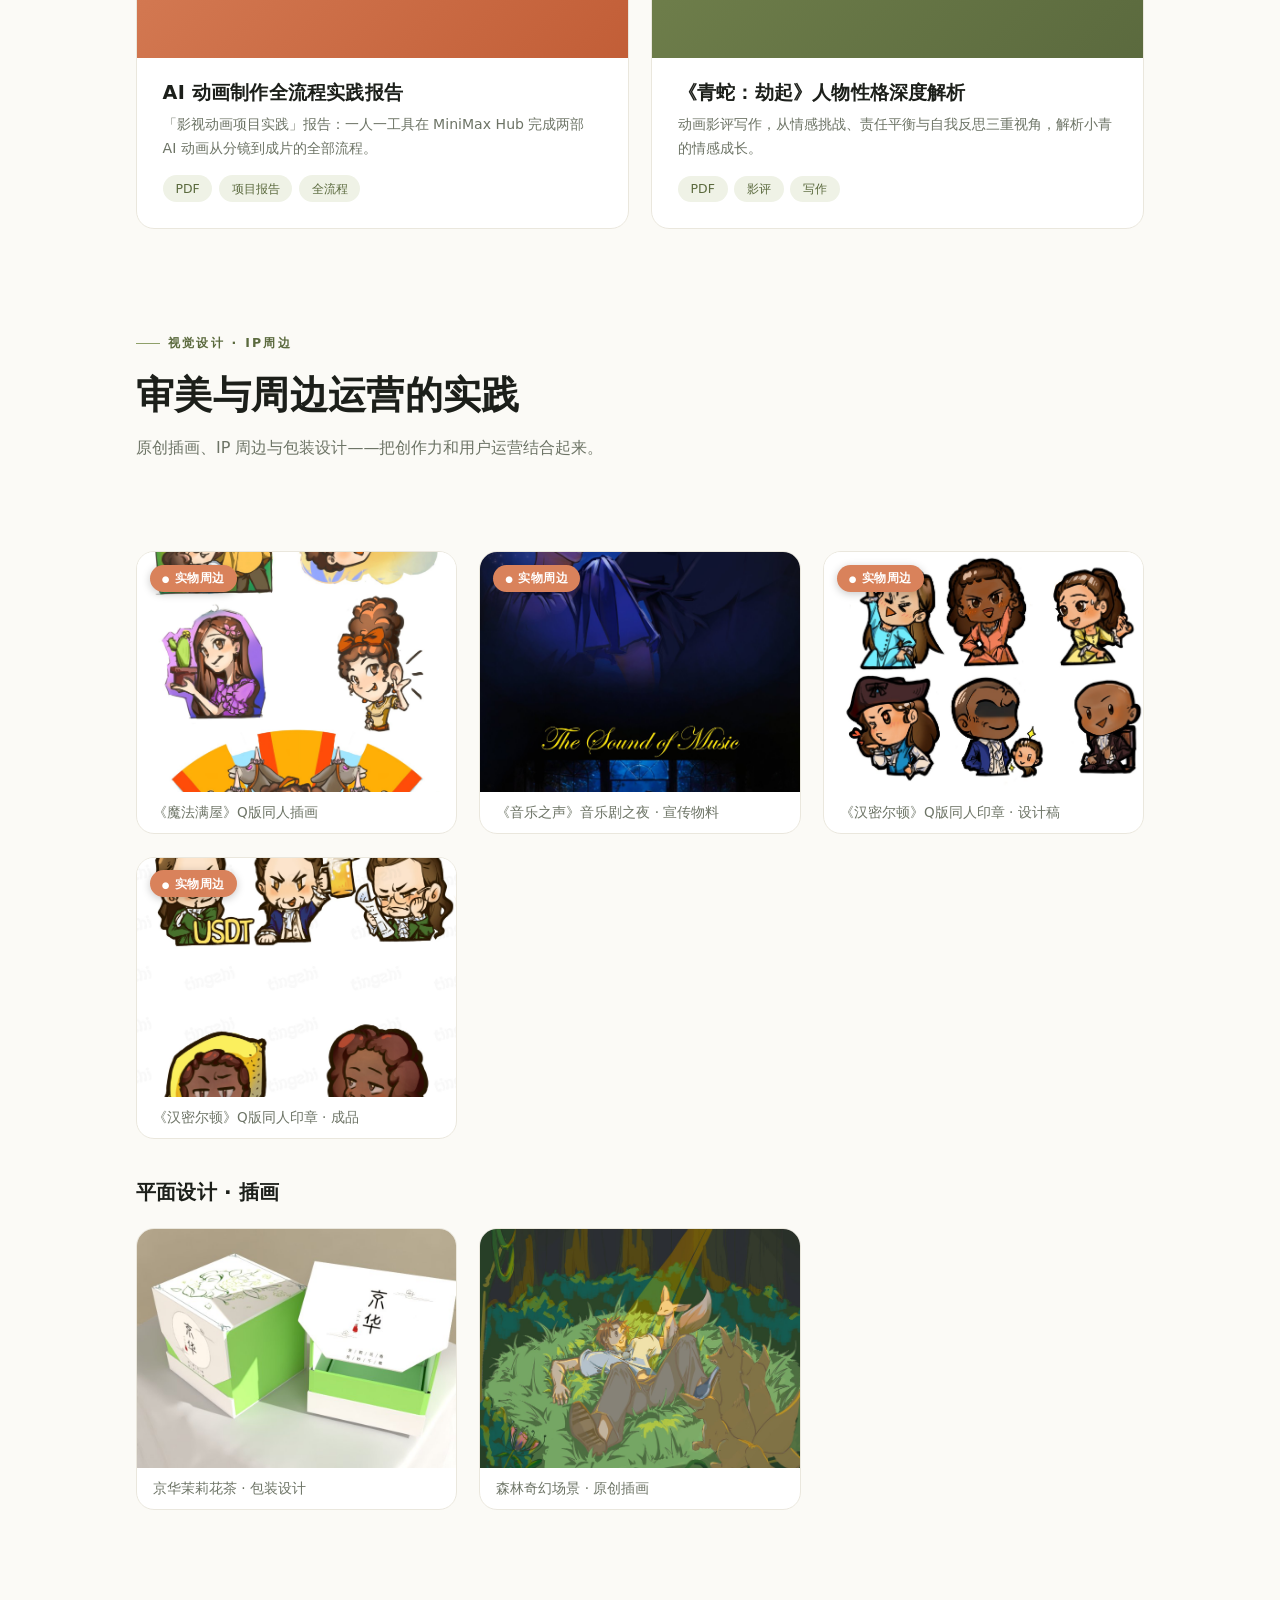
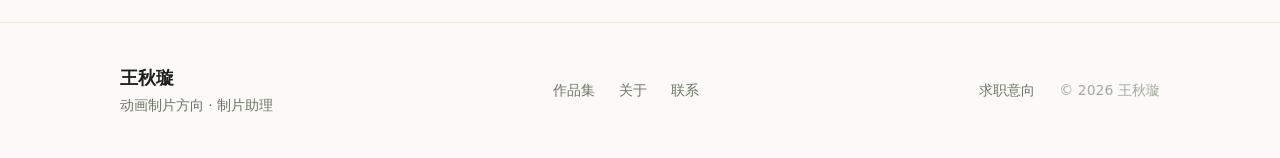
<file: works.html>
<!doctype html>
<html lang="zh-CN">
<head>
  <meta charset="UTF-8" />
  <meta name="viewport" content="width=device-width, initial-scale=1.0" />
  <meta name="description" content="王秋璇的作品集展示 · 动画制片方向" />
  <title>作品集 · 王秋璇</title>
  <link rel="icon" href="favicon.svg" type="image/svg+xml" />
  <link rel="stylesheet" href="css/style.css" />
</head>
<body>

  <div class="progress-bar"></div>

  <header class="site-header">
    <div class="container header-inner">
      <a class="brand" href="index.html" aria-label="回到首页">
        <span class="brand-name">王秋璇</span>
        <span class="brand-role">动画制片</span>
      </a>
      <nav class="site-nav" aria-label="主导航">
        <a href="index.html">首页</a>
        <a href="works.html" class="active">作品集</a>
        <a href="about.html">关于</a>
        <a href="contact.html">联系</a>
      </nav>
      <button class="menu-btn" aria-label="打开菜单" aria-expanded="false" type="button">
        <span class="bar"></span><span class="bar"></span><span class="bar"></span>
      </button>
    </div>
    <nav class="mobile-nav" aria-label="移动导航">
      <a href="index.html">首页</a>
      <a href="works.html">作品集</a>
      <a href="about.html">关于</a>
      <a href="contact.html">联系</a>
    </nav>
  </header>

  <section class="page-hero">
    <div class="container">
      <span class="eyebrow rise d1">作品集</span>
      <h1 class="rise d2">让项目跑得顺的每一步</h1>
      <p class="desc rise d3">动画成片、分镜脚本、项目实践与视觉设计——用作品证明我对动画全流程的理解与动手能力。</p>
    </div>
  </section>

  <!-- 动画成片 -->
  <section class="section section-tight">
    <div class="container">
      <div class="section-head reveal">
        <span class="eyebrow">动画成片</span>
        <h2>AI 动画短片 · 从分镜到成片</h2>
        <p>两部短片均由我从分镜做起，用 AI 全流程工具独立制作并成片。</p>
      </div>
      <div class="grid-2" style="margin-top:2.5rem">
        <a class="card reveal" href="https://www.bilibili.com/video/BV1exhz62EpB" target="_blank" rel="noopener" data-video-link>
          <div class="card-cover">
            <img src="assets/works/covers/qingzhuo_cover.jpg" alt="《清浊之战》封面" />
            <span class="cat">AI动画 · 成片</span>
            <span class="play-badge">▶</span>
          </div>
          <div class="card-body">
            <h3>《山海宇宙·清浊之战》第二场</h3>
            <p>AI 动画成片，19 个镜头约 1 分 20 秒，展现「心魔对抗 → 母亲虚影 → 清浊共生」的完整叙事。</p>
            <div class="card-tags"><span class="chip">AI动画</span><span class="chip">成片</span><span class="chip">MiniMax Hub</span></div>
          </div>
        </a>
        <a class="card reveal" data-delay="1" href="https://www.bilibili.com/video/BV1vshz67EPv" target="_blank" rel="noopener" data-video-link>
          <div class="card-cover">
            <img src="assets/works/covers/gongsheng_cover.jpg" alt="《共生》PV封面" />
            <span class="cat">原创PV · 成片</span>
            <span class="play-badge">▶</span>
          </div>
          <div class="card-body">
            <h3>《共生》原创 PV 短片</h3>
            <p>原创动画 PV，2 分 09 秒 / 30 镜头，赛博东方废土风格，融合鄂伦春族《鹿的传说》文化。</p>
            <div class="card-tags"><span class="chip">原创PV</span><span class="chip">文化融合</span><span class="chip">成片</span></div>
          </div>
        </a>
      </div>
      <p class="reveal" style="margin-top:1.2rem; font-size:0.88rem; color:var(--ink-soft)">※ 两部成片均已附 B 站在线观看链接，点击卡片即可播放。</p>
    </div>
  </section>

  <!-- 制片统筹 · 戏曲动画 -->
  <section class="section section-tight">
    <div class="container">
      <div class="section-head reveal">
        <span class="eyebrow">制片统筹</span>
        <h2>戏曲动画《荀慧生·红娘》</h2>
        <p>3 分 43 秒单集 · 18 镜 · 1930 年代北平戏曲题材，写意水彩×水墨留白——负责制作计划、角色/场景/道具资产拆分与交付索引，让每镜都有可执行的资产依据。</p>
      </div>
      <div class="grid-2" style="margin-top:2.5rem">
        <a class="card reveal" href="assets/works/docs/storyboard_xunhuisheng.pdf" target="_blank" rel="noopener">
          <div class="card-cover">
            <img src="assets/works/xhs/study_front.png" alt="《荀慧生·红娘》书斋场景" />
            <span class="cat">制片统筹 · 完整分镜</span>
          </div>
          <div class="card-body">
            <h3>《荀慧生红娘》AI 动画分镜脚本</h3>
            <p>完整 18 镜分镜脚本 PDF：时长、画面、对白戏文、音乐音效、字幕卡与史实备注，是资产拆分与生成的直接依据。</p>
            <div class="card-tags"><span class="chip">PDF</span><span class="chip">18镜分镜</span><span class="chip">戏曲题材</span></div>
          </div>
        </a>
        <div class="card reveal" data-delay="1">
          <div class="card-cover">
            <img src="assets/works/xhs/hongniang_char.png" alt="红娘角色资产三视图" />
            <span class="cat">资产拆分 · 角色/场景/道具</span>
          </div>
          <div class="card-body">
            <h3>资产拆分清单与交付索引</h3>
            <p>按镜拆分角色 5 项（荀慧生双状态、红娘三状态）、场景 5 项（书斋多机位/水彩花园/戏院舞台）与道具 3 项，标注复用镜头、光线时辰与穿替禁用，交付可直接验收。</p>
            <div class="card-tags"><span class="chip">角色×5</span><span class="chip">场景×5</span><span class="chip">道具×3</span></div>
          </div>
        </div>
      </div>
      <div class="gallery" style="margin-top:2rem">
        <a class="gal-item reveal" href="assets/works/xhs/xhs_char.png" target="_blank" rel="noopener">
          <div class="gal-cover"><img src="assets/works/xhs/xhs_char.png" alt="荀慧生角色资产三视图" /></div>
          <div class="cap">荀慧生 · 现实层书斋状态三视图</div>
        </a>
        <a class="gal-item reveal" data-delay="1" href="assets/works/xhs/study_reverse.png" target="_blank" rel="noopener">
          <div class="gal-cover"><img src="assets/works/xhs/study_reverse.png" alt="书斋反拍机位" /></div>
          <div class="cap">书斋 · 反拍补充机位</div>
        </a>
        <a class="gal-item reveal" data-delay="2" href="assets/works/xhs/study_empty.png" target="_blank" rel="noopener">
          <div class="gal-cover"><img src="assets/works/xhs/study_empty.png" alt="书斋空场景" /></div>
          <div class="cap">书斋 · 多机位复用空场景</div>
        </a>
      </div>
    </div>
  </section>

  <!-- AI 概念美术 -->
  <section class="section section-tight">
    <div class="container">
      <div class="section-head reveal">
        <span class="eyebrow">AI 概念美术</span>
        <h2>《共生》AI 设定 · 从概念到画面</h2>
        <p>用 AI 生成的角色三视图与场景概念，支撑《共生》PV 的美术设定与世界观构建。</p>
      </div>
      <div class="gal-group-title reveal">
        <h3>角色设定</h3>
      </div>
      <div class="gallery" style="margin-top:1.4rem">
        <a class="gal-item reveal" href="assets/works/ai/character_yeluoli.png" target="_blank" rel="noopener">
          <div class="gal-cover tall"><img src="assets/works/ai/character_yeluoli.png" alt="耶鲁里角色三视图" /></div>
          <div class="cap">耶鲁里 · 角色三视图</div>
        </a>
        <a class="gal-item reveal" data-delay="1" href="assets/works/ai/character_aya.png" target="_blank" rel="noopener">
          <div class="gal-cover tall"><img src="assets/works/ai/character_aya.png" alt="阿娅角色三视图" /></div>
          <div class="cap">阿娅 · 角色三视图</div>
        </a>
        <a class="gal-item reveal" data-delay="2" href="assets/works/ai/character_luling.png" target="_blank" rel="noopener">
          <div class="gal-cover"><img src="assets/works/ai/character_luling.png" alt="鹿灵灵体生物设定" /></div>
          <div class="cap">鹿灵 · 灵体生物设定</div>
        </a>
      </div>
      <div class="gal-group-title reveal">
        <h3>场景 · 世界观</h3>
      </div>
      <div class="gallery" style="margin-top:1.4rem">
        <a class="gal-item reveal" href="assets/works/ai/scene_neon.png" target="_blank" rel="noopener">
          <div class="gal-cover"><img src="assets/works/ai/scene_neon.png" alt="赛博都市巷口场景" /></div>
          <div class="cap">赛博都市 · 巷口</div>
        </a>
        <a class="gal-item reveal" data-delay="1" href="assets/works/ai/scene_forest.png" target="_blank" rel="noopener">
          <div class="gal-cover"><img src="assets/works/ai/scene_forest.png" alt="发光的森林灵鹿场景" /></div>
          <div class="cap">发光的森林 · 灵鹿</div>
        </a>
        <a class="gal-item reveal" data-delay="2" href="assets/works/ai/scene_ruin.png" target="_blank" rel="noopener">
          <div class="gal-cover"><img src="assets/works/ai/scene_ruin.png" alt="末世废墟灵鹿场景" /></div>
          <div class="cap">末世废墟 · 灵鹿群</div>
        </a>
        <a class="gal-item reveal" href="assets/works/ai/keyframe_cave.png" target="_blank" rel="noopener">
          <div class="gal-cover"><img src="assets/works/ai/keyframe_cave.png" alt="分镜关键帧洞穴灵鹿" /></div>
          <div class="cap">分镜关键帧 · 洞穴灵鹿</div>
        </a>
        <a class="gal-item reveal" data-delay="1" href="assets/works/ai/keyframe_settlement.png" target="_blank" rel="noopener">
          <div class="gal-cover"><img src="assets/works/ai/keyframe_settlement.png" alt="分镜关键帧聚落全景" /></div>
          <div class="cap">分镜关键帧 · 聚落全景</div>
        </a>
      </div>
    </div>
  </section>

  <!-- 分镜 · 脚本 -->
  <section class="section section-tight">
    <div class="container">
      <div class="section-head reveal">
        <span class="eyebrow">分镜 · 脚本</span>
        <h2>把想法拆成镜头</h2>
        <p>分镜脚本是动画制片的表达语言——从镜头、景别到音效，落到可执行的表格。</p>
      </div>
      <div class="grid-2" style="margin-top:2.5rem">
        <a class="card reveal" href="assets/works/docs/storyboard_gongsheng.pdf" target="_blank" rel="noopener">
          <div class="card-cover">
            <div class="cover-block"><span class="big">镜</span><span class="label">文字分镜表</span></div>
          </div>
          <div class="card-body">
            <h3>《共生》2分钟 PV 文字分镜表</h3>
            <p>聚焦 PV 核心镜头，保留镜号、时长、镜头类型、画面内容与音效字幕，适配即梦 AI 生成。</p>
            <div class="card-tags"><span class="chip">PDF</span><span class="chip">分镜</span><span class="chip">PV</span></div>
          </div>
        </a>
        <a class="card reveal" data-delay="1" href="assets/works/docs/storyboard_bi.pdf" target="_blank" rel="noopener">
          <div class="card-cover">
            <div class="cover-block tint"><span class="big">毕</span><span class="label">毕业设计分镜</span></div>
          </div>
          <div class="card-body">
            <h3>毕设动画 · 文字分镜</h3>
            <p>毕业设计动画完整分镜，若尔盖草原·狼王与李微漪救狼题材，逐镜头记录景别、画面、音效与镜头语言。注：该文字分镜为辅助他组成员动画制作，与制片工作实践过程手动填写更改交付的作品，不作为个人毕设。</p>
            <div class="card-tags"><span class="chip">PDF</span><span class="chip">分镜</span><span class="chip">制片实践</span></div>
          </div>
        </a>
      </div>
    </div>
  </section>

  <!-- 项目实践 · 写作 -->
  <section class="section section-tight">
    <div class="container">
      <div class="section-head reveal">
        <span class="eyebrow">项目实践 · 写作</span>
        <h2>从全流程实践到动画解读</h2>
      </div>
      <div class="grid-2" style="margin-top:2.5rem">
        <a class="card reveal" href="assets/works/docs/practice_report.pdf" target="_blank" rel="noopener">
          <div class="card-cover">
            <div class="cover-block accent"><span class="big">报</span><span class="label">AI动画全流程实践</span></div>
          </div>
          <div class="card-body">
            <h3>AI 动画制作全流程实践报告</h3>
            <p>「影视动画项目实践」报告：一人一工具在 MiniMax Hub 完成两部 AI 动画从分镜到成片的全部流程。</p>
            <div class="card-tags"><span class="chip">PDF</span><span class="chip">项目报告</span><span class="chip">全流程</span></div>
          </div>
        </a>
        <a class="card reveal" data-delay="1" href="assets/works/docs/essay_qingshe.pdf" target="_blank" rel="noopener">
          <div class="card-cover">
            <div class="cover-block"><span class="big">青</span><span class="label">动画影评</span></div>
          </div>
          <div class="card-body">
            <h3>《青蛇：劫起》人物性格深度解析</h3>
            <p>动画影评写作，从情感挑战、责任平衡与自我反思三重视角，解析小青的情感成长。</p>
            <div class="card-tags"><span class="chip">PDF</span><span class="chip">影评</span><span class="chip">写作</span></div>
          </div>
        </a>
      </div>
    </div>
  </section>

  <!-- 视觉设计 · IP周边 -->
  <section class="section section-tight" style="padding-bottom:2rem">
    <div class="container">
      <div class="section-head reveal">
        <span class="eyebrow">视觉设计 · IP周边</span>
        <h2>审美与周边运营的实践</h2>
        <p>原创插画、IP 周边与包装设计——把创作力和用户运营结合起来。</p>
      </div>
      <!-- IP周边 · 有实物 -->
      <div class="gal-group-title reveal">
        <h3>IP 周边 · 有实物成品</h3>
        <span class="chip">含实物周边</span>
      </div>
      <div class="gallery" style="margin-top:1.4rem">
        <a class="gal-item reveal" href="assets/works/img/encanto_fanart.jpg" target="_blank" rel="noopener">
          <div class="gal-cover"><img src="assets/works/img/encanto_fanart.jpg" alt="《魔法满屋》Q版同人插画" /><span class="badge-real">实物周边</span></div>
          <div class="cap">《魔法满屋》Q版同人插画</div>
        </a>
        <a class="gal-item reveal" data-delay="1" href="assets/works/img/sound_of_music.jpg" target="_blank" rel="noopener">
          <div class="gal-cover"><img src="assets/works/img/sound_of_music.jpg" alt="《音乐之声》音乐剧之夜物料" /><span class="badge-real">实物周边</span></div>
          <div class="cap">《音乐之声》音乐剧之夜 · 宣传物料</div>
        </a>
        <a class="gal-item reveal" data-delay="2" href="assets/works/img/ham_stamp_design.jpg" target="_blank" rel="noopener">
          <div class="gal-cover"><img src="assets/works/img/ham_stamp_design.jpg" alt="《汉密尔顿》Q版印章设计稿" /><span class="badge-real">实物周边</span></div>
          <div class="cap">《汉密尔顿》Q版同人印章 · 设计稿</div>
        </a>
        <a class="gal-item reveal" href="assets/works/img/ham_stamp_final.jpg" target="_blank" rel="noopener">
          <div class="gal-cover"><img src="assets/works/img/ham_stamp_final.jpg" alt="《汉密尔顿》印章成品" /><span class="badge-real">实物周边</span></div>
          <div class="cap">《汉密尔顿》Q版同人印章 · 成品</div>
        </a>
      </div>

      <!-- 平面设计 · 插画 -->
      <div class="gal-group-title reveal">
        <h3>平面设计 · 插画</h3>
      </div>
      <div class="gallery" style="margin-top:1.4rem">
        <a class="gal-item reveal" href="assets/works/img/tea_packaging.jpg" target="_blank" rel="noopener">
          <img src="assets/works/img/tea_packaging.jpg" alt="京华茉莉花茶包装设计" />
          <div class="cap">京华茉莉花茶 · 包装设计</div>
        </a>
        <a class="gal-item reveal" data-delay="1" href="assets/works/img/scene_illustration.jpg" target="_blank" rel="noopener">
          <img src="assets/works/img/scene_illustration.jpg" alt="森林奇幻场景插画" />
          <div class="cap">森林奇幻场景 · 原创插画</div>
        </a>
      </div>
    </div>
  </section>

  <footer class="site-footer">
    <div class="container footer-inner">
      <div class="footer-brand">
        <h4>王秋璇</h4>
        <p>动画制片方向 · 制片助理</p>
      </div>
      <nav class="footer-nav" aria-label="页脚导航">
        <a href="works.html">作品集</a>
        <a href="about.html">关于</a>
        <a href="contact.html">联系</a>
      </nav>
      <div class="footer-links">
        <a href="contact.html">求职意向</a>
        <span class="year">© <span id="year"></span> 王秋璇</span>
      </div>
    </div>
  </footer>

  <script src="js/main.js"></script>
  <script>document.getElementById("year").textContent = new Date().getFullYear();</script>
</body>
</html>
</file>
<file: css/style.css>
/* ===== 王秋璇 · 简约现代 · 燕麦绿调 ===== */
:root {
  --bg: #fbfaf6;
  --surface: #ffffff;
  --ink: #1c1f1a;
  --ink-soft: #6d7466;
  --line: #eae7dd;
  --sage-100: #eff2e6;
  --sage-200: #e1e8d3;
  --sage-500: #8fa06a;
  --sage-600: #75854f;
  --sage-700: #5b6a3e;
  --accent: #d9825b;
  --shadow-sm: 0 2px 8px rgba(28, 31, 26, 0.05);
  --shadow-md: 0 16px 40px -18px rgba(91, 106, 62, 0.25);
  --radius: 18px;
  --ease: cubic-bezier(0.22, 1, 0.36, 1);
}

* { margin: 0; padding: 0; box-sizing: border-box; }
html { scroll-behavior: smooth; }

body {
  font-family: "PingFang SC", "Microsoft YaHei", system-ui, -apple-system, sans-serif;
  background: var(--bg);
  color: var(--ink);
  line-height: 1.75;
  -webkit-font-smoothing: antialiased;
  overflow-x: hidden;
}

h1, h2, h3 { font-weight: 600; line-height: 1.3; letter-spacing: 0.01em; }

a { color: inherit; text-decoration: none; }
img { max-width: 100%; }
::selection { background: var(--sage-200); color: var(--ink); }

.container { width: 100%; max-width: 68rem; margin: 0 auto; padding: 0 1.5rem; }
@media (min-width: 768px) { .container { padding: 0 2.5rem; } }

/* ===== 顶部滚动进度条 ===== */
.progress-bar { position: fixed; top: 0; left: 0; height: 3px; width: 0; z-index: 100; background: linear-gradient(90deg, var(--sage-500), var(--sage-700)); transition: width 0.1s linear; }

/* ===== 首屏入场动画（页面加载即触发） ===== */
@keyframes rise { from { opacity: 0; transform: translateY(26px); } to { opacity: 1; transform: translateY(0); } }
.rise { opacity: 0; animation: rise 0.9s var(--ease) both; }
.rise.d1 { animation-delay: 0.1s; }
.rise.d2 { animation-delay: 0.2s; }
.rise.d3 { animation-delay: 0.32s; }
.rise.d4 { animation-delay: 0.44s; }
.rise.d5 { animation-delay: 0.56s; }

/* ===== 滚动进入动画 ===== */
.reveal { opacity: 0; transform: translateY(26px); transition: opacity 0.8s var(--ease), transform 0.8s var(--ease); }
.reveal.in { opacity: 1; transform: translateY(0); }
.reveal[data-delay="1"] { transition-delay: 0.1s; }
.reveal[data-delay="2"] { transition-delay: 0.2s; }
.reveal[data-delay="3"] { transition-delay: 0.3s; }

/* ===== 按钮 ===== */
.btn {
  display: inline-flex; align-items: center; justify-content: center; gap: 0.45rem;
  padding: 0.8rem 1.6rem; border-radius: 999px; font-size: 0.95rem; font-weight: 500;
  border: 1px solid transparent; cursor: pointer;
  transition: transform 0.3s var(--ease), box-shadow 0.3s, background 0.3s, color 0.3s, border-color 0.3s;
}
.btn:active { transform: scale(0.97); }
.btn:focus-visible { outline: 2px solid var(--sage-600); outline-offset: 2px; }
.btn-primary { background: var(--sage-700); color: #fff; box-shadow: var(--shadow-sm); }
.btn-primary:hover { transform: translateY(-2px); box-shadow: var(--shadow-md); background: var(--sage-600); }
.btn-outline { border-color: var(--sage-500); color: var(--sage-700); background: transparent; }
.btn-outline:hover { transform: translateY(-2px); background: var(--sage-100); }
.btn-ghost { color: var(--sage-700); background: transparent; padding: 0.8rem 1.2rem; }
.btn-ghost:hover { background: var(--sage-100); transform: translateX(2px); }
.btn .ar { transition: transform 0.3s var(--ease); display: inline-block; }
.btn:hover .ar { transform: translateX(4px); }

/* ===== 标签 ===== */
.eyebrow { display: inline-flex; align-items: center; gap: 0.5rem; font-size: 0.78rem; font-weight: 600; letter-spacing: 0.18em; color: var(--sage-700); text-transform: uppercase; margin-bottom: 1rem; }
.eyebrow::before { content: ""; width: 1.5rem; height: 1px; background: var(--sage-500); }
.chip { display: inline-block; background: var(--sage-100); color: var(--sage-700); padding: 0.15rem 0.8rem; border-radius: 999px; font-size: 0.78rem; font-weight: 500; }

/* ===== 区块标题 ===== */
.section-head { max-width: 46rem; }
.section-head.center { margin: 0 auto; text-align: center; }
.section-head.center .eyebrow::before { display: none; }
.section-head h2 { font-size: 1.9rem; }
@media (min-width: 768px) { .section-head h2 { font-size: 2.4rem; } }
.section-head p { margin-top: 0.9rem; color: var(--ink-soft); }

/* ===== 导航 ===== */
.site-header { position: sticky; top: 0; z-index: 60; background: rgba(251, 250, 246, 0.82); backdrop-filter: blur(14px); border-bottom: 1px solid transparent; transition: border-color 0.3s, box-shadow 0.3s; }
.site-header.scrolled { border-color: var(--line); box-shadow: var(--shadow-sm); }
.header-inner { display: flex; align-items: center; justify-content: space-between; height: 4.2rem; }
.brand { display: flex; align-items: baseline; gap: 0.6rem; }
.brand-name { font-size: 1.2rem; font-weight: 700; letter-spacing: 0.02em; }
.brand-role { font-size: 0.8rem; color: var(--ink-soft); }
.site-nav { display: flex; gap: 0.4rem; }
.site-nav a { position: relative; padding: 0.5rem 1rem; border-radius: 999px; font-size: 0.95rem; color: var(--ink-soft); transition: color 0.25s; }
.site-nav a:hover { color: var(--ink); }
.site-nav a.active { color: var(--sage-700); }
.site-nav a.active::after { content: ""; position: absolute; left: 1rem; right: 1rem; bottom: 0.1rem; height: 2px; background: var(--sage-600); }

.menu-btn { display: none; width: 2.6rem; height: 2.6rem; align-items: center; justify-content: center; background: transparent; border: none; cursor: pointer; border-radius: 0.6rem; color: var(--ink); }
.menu-btn:hover { background: var(--sage-100); }
.menu-btn .bar { display: block; width: 1.3rem; height: 2px; background: currentColor; margin: 3px 0; transition: all 0.3s; }
.menu-btn.open .bar:nth-child(1) { transform: translateY(5px) rotate(45deg); }
.menu-btn.open .bar:nth-child(2) { opacity: 0; }
.menu-btn.open .bar:nth-child(3) { transform: translateY(-5px) rotate(-45deg); }
.mobile-nav { display: none; background: var(--bg); border-top: 1px solid var(--line); padding: 0.5rem 1.5rem 1rem; }
.mobile-nav.open { display: block; }
.mobile-nav a { display: block; padding: 0.85rem 1rem; border-radius: 0.75rem; font-weight: 500; color: var(--ink-soft); }
.mobile-nav a:hover, .mobile-nav a.active { background: var(--sage-100); color: var(--sage-700); }
@media (max-width: 767px) { .site-nav { display: none; } .menu-btn { display: flex; } }

/* ===== 页脚 ===== */
.site-footer { border-top: 1px solid var(--line); margin-top: 5rem; }
.footer-inner { display: flex; flex-direction: column; align-items: center; justify-content: space-between; gap: 1.25rem; padding: 2.5rem 1.5rem; text-align: center; }
@media (min-width: 768px) { .footer-inner { flex-direction: row; text-align: left; } }
.footer-brand h4 { font-size: 1.1rem; }
.footer-brand p { color: var(--ink-soft); font-size: 0.85rem; }
.footer-nav, .footer-links { display: flex; gap: 1.5rem; font-size: 0.88rem; color: var(--ink-soft); }
.footer-nav a, .footer-links a { transition: color 0.2s; }
.footer-nav a:hover, .footer-links a:hover { color: var(--sage-700); }
.footer-links .year { color: rgba(109,116,102,0.6); }

/* ===== Hero ===== */
.hero { padding: 6rem 0 4rem; }
@media (min-width: 768px) { .hero { padding: 8.5rem 0 4.5rem; } }
.hero-inner { max-width: 52rem; }
.hero .role-badge { display: inline-flex; align-items: center; gap: 0.5rem; border: 1px solid var(--line); background: var(--surface); padding: 0.35rem 1rem; border-radius: 999px; font-size: 0.82rem; color: var(--ink-soft); }
.hero .role-badge .dot { width: 7px; height: 7px; border-radius: 50%; background: var(--sage-500); animation: blink 2s infinite; }
@keyframes blink { 0%,100% { opacity: 1; } 50% { opacity: 0.3; } }
.hero h1 { margin-top: 1.6rem; font-size: 2.9rem; }
@media (min-width: 768px) { .hero h1 { font-size: 4.2rem; } }
.hero h1 .hi { display: block; font-size: 0.5em; color: var(--ink-soft); font-weight: 500; margin-bottom: 0.4rem; letter-spacing: 0.02em; }
.hero .role-line { margin-top: 1.2rem; font-size: 1.15rem; font-weight: 500; color: var(--sage-700); }
@media (min-width: 768px) { .hero .role-line { font-size: 1.3rem; } }
.hero .tagline { margin-top: 1.3rem; max-width: 34rem; color: var(--ink-soft); font-size: 1.02rem; }
.hero .actions { margin-top: 2.2rem; display: flex; flex-wrap: wrap; gap: 0.8rem; }
.hero .stats { display: flex; flex-wrap: wrap; gap: 2.5rem; margin-top: 3rem; padding-top: 2rem; border-top: 1px solid var(--line); }
.hero .stat { }
.hero .stat .n { font-size: 1.9rem; font-weight: 700; color: var(--ink); }
.hero .stat .n span { color: var(--sage-600); }
.hero .stat .l { font-size: 0.85rem; color: var(--ink-soft); margin-top: 0.1rem; }

/* ===== 区块 ===== */
.section { padding: 4.5rem 0; }
.section-tight { padding: 3rem 0; }

/* ===== 能力卡片（简约） ===== */
.focus-card { background: var(--surface); border: 1px solid var(--line); border-radius: var(--radius); padding: 1.9rem; transition: transform 0.35s var(--ease), box-shadow 0.35s, border-color 0.35s; }
.focus-card:hover { transform: translateY(-4px); box-shadow: var(--shadow-md); border-color: var(--sage-200); }
.focus-card .num { font-size: 0.8rem; font-weight: 700; color: var(--sage-500); letter-spacing: 0.1em; }
.focus-card h3 { font-size: 1.3rem; margin-top: 0.9rem; }
.focus-card p { margin-top: 0.6rem; font-size: 0.93rem; color: var(--ink-soft); }
.focus-card .stat { margin-top: 1.1rem; display: flex; flex-wrap: wrap; gap: 0.4rem; }
.grid-3 { display: grid; gap: 1.4rem; }
@media (min-width: 640px) { .grid-3 { grid-template-columns: repeat(2, 1fr); } }
@media (min-width: 1024px) { .grid-3 { grid-template-columns: repeat(3, 1fr); } }
.grid-2 { display: grid; gap: 1.4rem; }
@media (min-width: 640px) { .grid-2 { grid-template-columns: repeat(2, 1fr); } }

/* ===== 作品卡片 ===== */
.card { display: block; background: var(--surface); border: 1px solid var(--line); border-radius: var(--radius); overflow: hidden; transition: transform 0.35s var(--ease), box-shadow 0.35s, border-color 0.35s; }
.card:hover { transform: translateY(-5px); box-shadow: var(--shadow-md); border-color: var(--sage-200); }
.card:focus-visible { outline: 2px solid var(--sage-600); outline-offset: 2px; }
.card-cover { aspect-ratio: 16/9; display: flex; align-items: center; justify-content: center; background: var(--sage-100); position: relative; overflow: hidden; }
.card-cover .initial { font-size: 3rem; font-weight: 700; color: var(--sage-700); opacity: 0.9; transition: transform 0.5s var(--ease); }
.card:hover .card-cover .initial { transform: scale(1.08); }
.card-cover .cat { position: absolute; left: 1rem; top: 1rem; background: rgba(255,255,255,0.85); padding: 0.2rem 0.7rem; border-radius: 999px; font-size: 0.72rem; font-weight: 600; color: var(--sage-700); }
.card-body { padding: 1.4rem 1.6rem 1.6rem; }
.card-body h3 { font-size: 1.2rem; transition: color 0.25s; }
.card:hover .card-body h3 { color: var(--sage-700); }
.card-body p { margin-top: 0.4rem; font-size: 0.88rem; color: var(--ink-soft); }
.card-tags { display: flex; flex-wrap: wrap; gap: 0.4rem; margin-top: 0.9rem; }

/* 占位扩充卡 */
.card-placeholder { display: flex; flex-direction: column; align-items: center; justify-content: center; gap: 0.6rem; min-height: 230px; border: 1.5px dashed var(--sage-300, #c3cdad); border-radius: var(--radius); color: var(--ink-soft); text-align: center; padding: 2rem; background: var(--surface); transition: all 0.3s var(--ease); }
.card-placeholder:hover { border-color: var(--sage-600); transform: translateY(-3px); }
.card-placeholder .plus { font-size: 1.7rem; color: var(--sage-500); font-weight: 300; }
.card-placeholder p { font-size: 0.92rem; color: var(--ink); }
.card-placeholder .hint { font-size: 0.78rem; opacity: 0.75; }

/* ===== 工具标签 ===== */
.tools-group { background: var(--surface); border: 1px solid var(--line); border-radius: var(--radius); padding: 1.7rem; transition: transform 0.3s var(--ease), box-shadow 0.3s; }
.tools-group:hover { transform: translateY(-3px); box-shadow: var(--shadow-md); }
.tools-group h4 { font-size: 1.05rem; margin-bottom: 1rem; }
.tools-group .tag { display: inline-block; background: var(--sage-100); color: var(--sage-700); padding: 0.35rem 0.9rem; border-radius: 999px; font-size: 0.82rem; margin: 0.2rem; transition: all 0.2s; }
.tools-group .tag:hover { background: var(--sage-700); color: #fff; transform: translateY(-2px); }

/* ===== CTA ===== */
.cta { background: var(--ink); color: #fff; border-radius: var(--radius); padding: 3.5rem 2.5rem; text-align: center; position: relative; overflow: hidden; }
.cta::before { content: ""; position: absolute; inset: 0; background: radial-gradient(circle at 80% 0%, rgba(143,160,106,0.35), transparent 55%); }
.cta h2 { position: relative; font-size: 1.9rem; }
@media (min-width: 768px) { .cta h2 { font-size: 2.2rem; } }
.cta p { position: relative; margin: 0.9rem auto 0; max-width: 30rem; color: rgba(255,255,255,0.75); }
.cta .actions { position: relative; margin-top: 1.8rem; }
.btn-light { border-color: rgba(255,255,255,0.5); color: #fff; background: transparent; }
.btn-light:hover { background: rgba(255,255,255,0.12); transform: translateY(-2px); }

/* ===== 页面头部 ===== */
.page-hero { padding: 4.5rem 0 1rem; }
.page-hero h1 { font-size: 2.3rem; }
@media (min-width: 768px) { .page-hero h1 { font-size: 2.9rem; } }
.page-hero .desc { margin-top: 1rem; max-width: 42rem; color: var(--ink-soft); }

/* ===== 关于 ===== */
.two-col { display: grid; gap: 3.5rem; margin-top: 3rem; }
@media (min-width: 1024px) { .two-col { grid-template-columns: 1fr 1.5fr; } }
.profile-list { margin-top: 1.2rem; }
.profile-list .row { display: flex; justify-content: space-between; gap: 1rem; font-size: 0.92rem; padding: 0.5rem 0; border-bottom: 1px solid var(--line); }
.profile-list .row:last-child { border-bottom: none; }
.profile-list .row dt { color: var(--ink-soft); }
.profile-list .row dd { font-weight: 500; }
.profile-name { font-size: 1.7rem; }
.profile-sub { color: var(--sage-700); font-weight: 500; margin-top: 0.2rem; }

.timeline { margin-top: 1.2rem; border-left: 2px solid var(--sage-200); padding-left: 1.6rem; }
.timeline-item { position: relative; padding-bottom: 2rem; }
.timeline-item::before { content: ""; position: absolute; left: -2.05rem; top: 0.3rem; width: 0.6rem; height: 0.6rem; border-radius: 50%; background: var(--sage-500); border: 3px solid var(--bg); }
.timeline-item .period { font-size: 0.78rem; font-weight: 600; letter-spacing: 0.08em; color: var(--sage-600); }
.timeline-item h4 { font-size: 1.15rem; margin-top: 0.2rem; }
.timeline-item .org { font-size: 0.88rem; font-weight: 500; color: var(--sage-700); }
.timeline-item p.desc { margin-top: 0.4rem; font-size: 0.9rem; color: var(--ink-soft); }

/* ===== 联系 ===== */
.contact-grid { display: grid; gap: 3rem; margin-top: 3rem; }
@media (min-width: 1024px) { .contact-grid { grid-template-columns: 1fr 1.5fr; } }
.info-list { display: flex; flex-direction: column; gap: 1rem; }
.info-row { display: flex; align-items: center; gap: 1rem; background: var(--surface); border: 1px solid var(--line); border-radius: var(--radius); padding: 1.3rem 1.5rem; transition: transform 0.3s var(--ease), box-shadow 0.3s; }
.info-row:hover { transform: translateY(-3px); box-shadow: var(--shadow-md); }
.info-row .k { font-size: 0.78rem; font-weight: 600; letter-spacing: 0.12em; color: var(--sage-600); width: 4.2rem; flex-shrink: 0; }
.info-row .v { font-weight: 500; }
.info-row .v.placeholder { color: var(--ink-soft); font-weight: 400; }
.mail-link { color: var(--sage-600); font-weight: 500; text-decoration: none; border-bottom: 1px solid transparent; transition: color 0.2s, border-color 0.2s; }
.mail-link:hover { color: var(--sage-500); border-color: var(--sage-500); }

.form-card { background: var(--surface); border: 1px solid var(--line); border-radius: var(--radius); padding: 2rem; }
.form-grid { display: grid; gap: 1.4rem; }
@media (min-width: 640px) { .form-grid.two { grid-template-columns: repeat(2, 1fr); } }
.field label { display: block; font-size: 0.9rem; font-weight: 500; margin-bottom: 0.45rem; }
.field input, .field textarea { width: 100%; background: var(--bg); border: 1px solid var(--line); border-radius: 0.9rem; padding: 0.8rem 1rem; font-size: 0.95rem; color: var(--ink); font-family: inherit; transition: border-color 0.2s, box-shadow 0.25s; }
.field input:focus, .field textarea:focus { outline: none; border-color: var(--sage-500); box-shadow: 0 0 0 3px rgba(143,160,106,0.2); }
.field input.error, .field textarea.error { border-color: #dd8888; }
.field .err { display: block; margin-top: 0.35rem; font-size: 0.8rem; color: #c25d5d; }
textarea { resize: none; min-height: 9rem; }

.form-success { text-align: center; padding: 4rem 1rem; }
.form-success .icon { width: 4rem; height: 4rem; margin: 0 auto; display: flex; align-items: center; justify-content: center; background: var(--sage-100); color: var(--sage-700); border-radius: 50%; font-size: 1.5rem; animation: pop 0.5s var(--ease); }
@keyframes pop { from { transform: scale(0.5); opacity: 0; } to { transform: scale(1); opacity: 1; } }
.form-success h3 { margin-top: 1.4rem; font-size: 1.5rem; }
.form-success p { margin-top: 0.7rem; color: var(--ink-soft); }
.form-success .btn { margin-top: 1.8rem; }
.hidden { display: none !important; }

/* ===== 作品图片封面 ===== */
.card-cover img { width: 100%; height: 100%; object-fit: cover; transition: transform 0.5s var(--ease); }
.card:hover .card-cover img { transform: scale(1.06); }

/* ===== 文档卡封面（色块 + 首字） ===== */
.cover-block { width: 100%; aspect-ratio: 16/9; display: flex; flex-direction: column; align-items: center; justify-content: center; gap: 0.5rem; color: #fff; background: linear-gradient(135deg, var(--sage-600), var(--sage-700)); }
.cover-block .big { font-size: 2.6rem; font-weight: 700; }
.cover-block .label { font-size: 0.72rem; letter-spacing: 0.16em; opacity: 0.88; }
.cover-block.accent { background: linear-gradient(135deg, var(--accent), #c25e37); }
.cover-block.tint { background: linear-gradient(135deg, var(--sage-500), var(--sage-700)); }

/* ===== 画廊（IP周边 / 插画） ===== */
.gallery { display: grid; gap: 1.4rem; }
@media (min-width: 640px) { .gallery { grid-template-columns: repeat(2, 1fr); } }
@media (min-width: 1024px) { .gallery { grid-template-columns: repeat(3, 1fr); } }
.gal-item { display: block; border: 1px solid var(--line); border-radius: var(--radius); overflow: hidden; background: var(--surface); transition: transform 0.35s var(--ease), box-shadow 0.35s; }
.gal-item:hover { transform: translateY(-4px); box-shadow: var(--shadow-md); }
.gal-item img { width: 100%; display: block; aspect-ratio: 4/3; object-fit: cover; }
.gal-item .cap { padding: 0.7rem 1rem; font-size: 0.85rem; color: var(--ink-soft); line-height: 1.4; }

/* 视频卡片播放角标 */
.play-badge { position: absolute; right: 1rem; bottom: 1rem; width: 3rem; height: 3rem; border-radius: 50%; background: rgba(28,31,26,0.7); color: #fff; display: flex; align-items: center; justify-content: center; font-size: 1.1rem; backdrop-filter: blur(4px); }

/* ===== 画廊封面容器 + 实物周边角标 ===== */
.gal-cover { position: relative; overflow: hidden; }
.gal-cover img { width: 100%; display: block; aspect-ratio: 4/3; object-fit: cover; }
.gal-cover.tall img { aspect-ratio: 3/4; }
.badge-real { position: absolute; left: 0.8rem; top: 0.8rem; background: var(--accent); color: #fff; padding: 0.2rem 0.75rem; border-radius: 999px; font-size: 0.72rem; font-weight: 600; letter-spacing: 0.04em; box-shadow: 0 2px 8px rgba(0,0,0,0.22); }
.badge-real::before { content: "●"; margin-right: 0.3rem; font-size: 0.55rem; }
/* 画廊子分组标题 */
.gal-group-title { margin-top: 2.5rem; display: flex; align-items: center; gap: 0.7rem; flex-wrap: wrap; }
.gal-group-title h3 { font-size: 1.25rem; }
.gal-group-title .note { font-size: 0.82rem; color: var(--ink-soft); }
</file>
